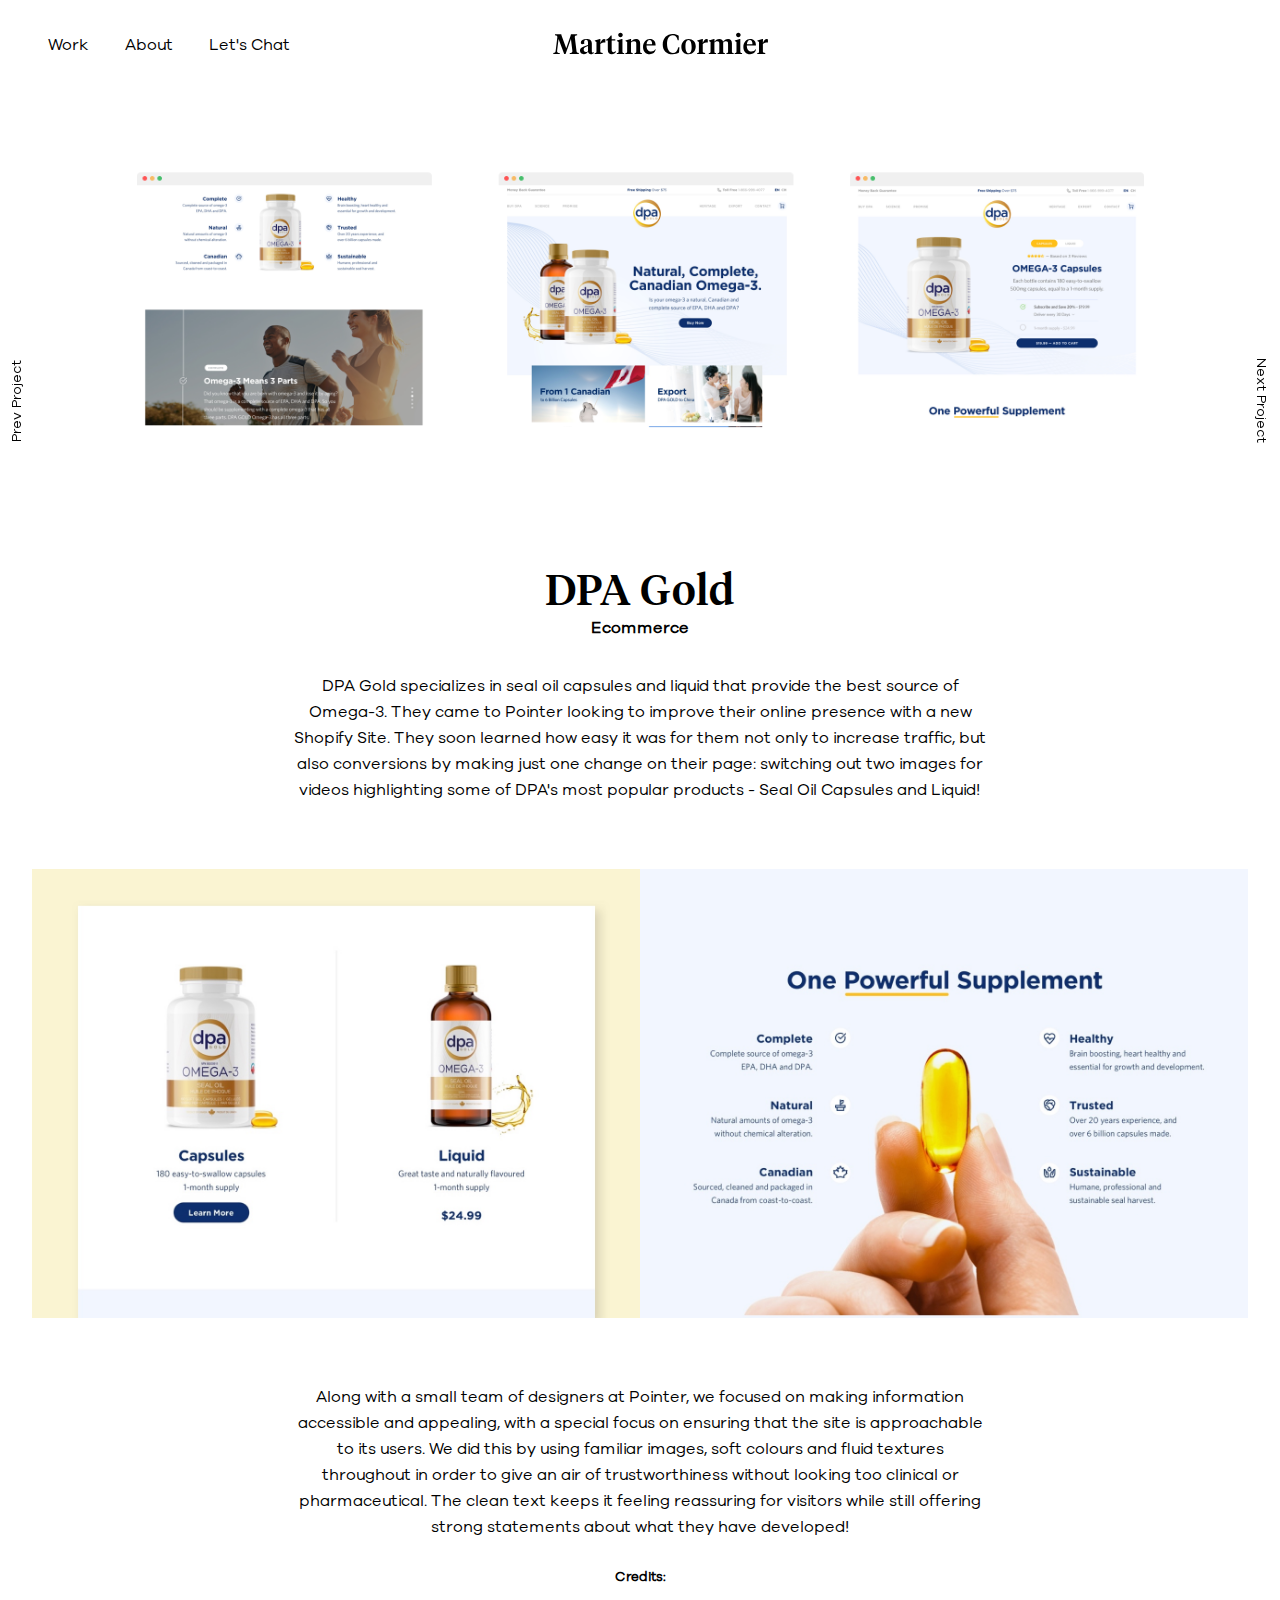
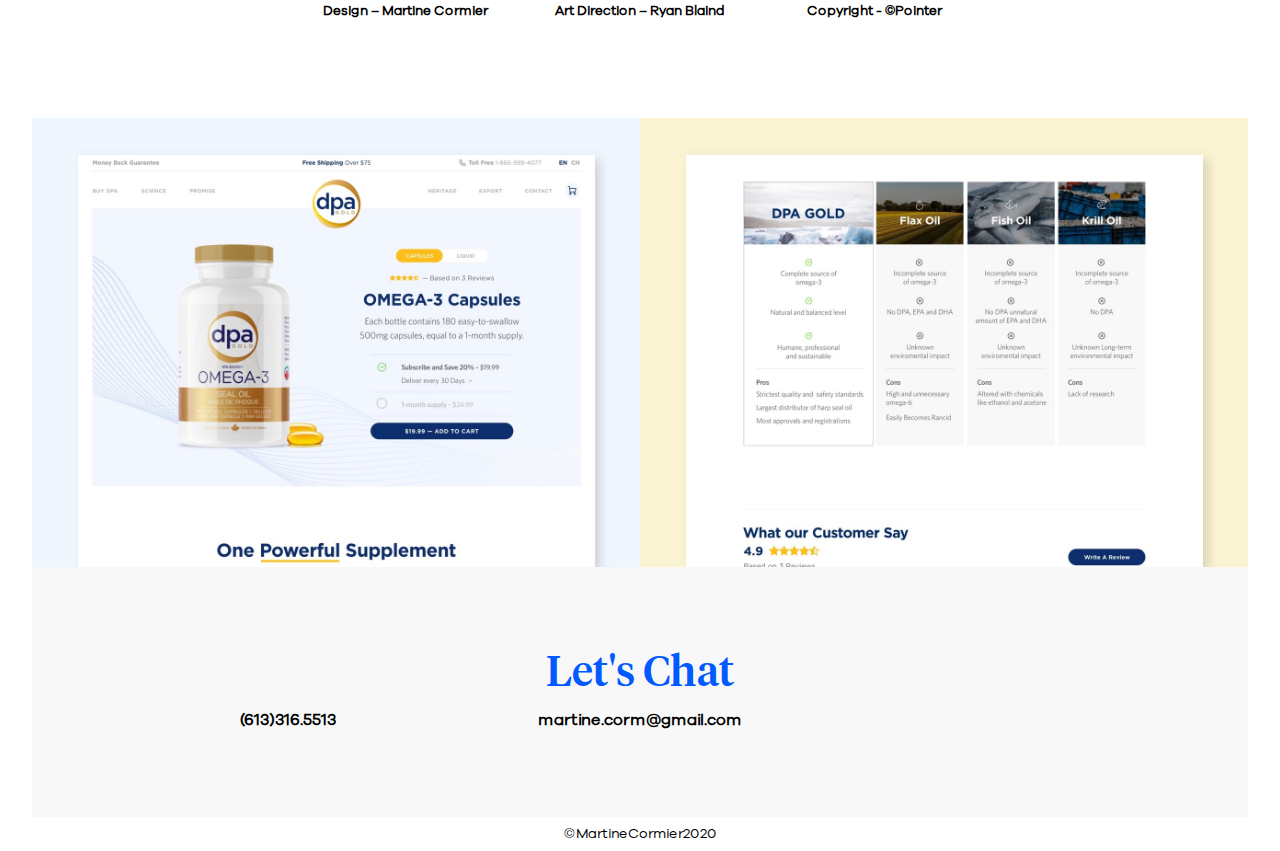
<file: dpa.html>
<!DOCTYPE html>
<html lang="en-ca">
<head>
	<meta charset="utf-8">
	<meta name="mobileoptimized" content="240">
	<meta name="handheldfriendly" content="true">
	<meta name="viewport" content="width=device-width,initial-scale=1">
    <title>Martine Cormier · creative thinker Graphic Designer · Ottawa, Canada</title>
    <link href="css/grid.css" rel="stylesheet">
    <link href="css/typography.css" rel="stylesheet">
    <link href="css/main.css" rel="stylesheet">
	<link rel="stylesheet" href="https://use.fontawesome.com/releases/v5.2.0/css/all.css" integrity="sha384-hWVjflwFxL6sNzntih27bfxkr27PmbbK/iSvJ+a4+0owXq79v+lsFkW54bOGbiDQ" crossorigin="anonymous">
</head>
<header>
		<nav>
			<div class="mobile-nav">
				<div class="branding nav">
					<a href="https://martinecormier.ca/nokia">	
					<img class="logo" src="img/branding.svg" alt="Martine Cormier Branding">
					</a>
				</div>	
				<ul class="nav social">
					<li><a href="https://www.linkedin.com/in/martine-cormier-33259264/" target="_blank">
						<span style="color: #000000">
  							<i class="fab fa-linkedin-in"></i>
						</span>
					</a></li>
					<li><a href="https://vimeo.com/martinecormier" target="_blank">
						<span>
  							<i class="fab fa-vimeo-v"></i>
						</span>
					</a></li>
					<li><a href="https://dribbble.com/martinecormier" target="_blank">
						<span>
  							<i class="fab fa-dribbble"></i>
						</span>
					</a></li>
				</ul>
				<div class="mobile">
					<input type="checkbox" class="nav-check" id="nav-check">
					<label class="nav-label" for="nav-check">
						<img src="img/nav.svg" alt="open mobile">
					</label>
					<ul class="links-mobile">
						<li><a href="https://martinecormier.ca/nokia#work">Work</a></li>
						<li><a href="https://martinecormier.ca/nokia#about">About</a></li>
						<li><a href="https://martinecormier.ca/nokia#chat">Let's Chat</a></li>
					</ul>
				</div>
				<div class="desktop">
					<ul class="links">
						<li><a href="https://martinecormier.ca/nokia#work">Work</a></li>
						<li><a href="https://martinecormier.ca/nokia#about">About</a></li>
						<li><a href="https://martinecormier.ca/nokia#chat">Let's Chat</a></li>
					</ul>
				</div>	
			</div>
				
		</nav>
</header>
<div class="project-nav" id="prev">
		<h4 class="menu menu--adsila">
				<a class="menu__item" href="tea-expert.html">
					<span class="menu__item-name">Prev Project</span>
				</a>
		</h4>
</div>
<div class="project-nav" id="next">
	<h4 class="menu menu--adsila">
			<a class="menu__item" href="ohs.html">
				<span class="menu__item-name">Next Project</span>
			</a>
	</h4>
</div>
<section class="intro-img">
	<img class="flex-img-85" src="img/project-dpa.png">
</section>   
<section class="padding">
	<div class="center project-text-items">
		<div class="title-pages">
            <h1>DPA Gold</h1>
		    <h3>Ecommerce</h3>
        </div>    
		<p>DPA Gold specializes in seal oil capsules and liquid that provide the best source of Omega-3. They came to Pointer looking to improve their online presence with a new Shopify Site. They soon learned how easy it was for them not only to increase traffic, but also conversions by making just one change on their page: switching out two images for videos highlighting some of DPA's most popular products - Seal Oil Capsules and Liquid!</p>
	</div>	
	<div class="grid project-items">
		<div class="unit unit-s-1 unit-m-1-2">
			<img class="flex-img" src="img/dpa-1.jpg">
		</div>
		<div class="unit unit-s-1 unit-m-1-2">
			<img class="flex-img" src="img/dpa-2.jpg">
		</div>
	</div>	
	<div class="center project-text-items">
		<p>Along with a small team of designers at Pointer, we focused on making information accessible and appealing, with a special focus on ensuring that the site is approachable to its users. We did this by using familiar images, soft colours and fluid textures throughout in order to give an air of trustworthiness without looking too clinical or pharmaceutical. The clean text keeps it feeling reassuring for visitors while still offering strong statements about what they have developed!</p>
		<div class="credits">
			<h5>Credits: </h5>
			<div class="grid">
				<h5 class="unit unit-s-1 unit-l-1-3"> Design – Martine Cormier</h5>
				<h5 class="unit unit-s-1 unit-l-1-3">Art Direction – Ryan Blaind</h5>
				<h5 class="unit unit-s-1 unit-l-1-3">Copyright - ©Pointer</h5>
			</div>
		</div>
	</div>
	<div class="grid project-items">
		<div class="unit unit-s-1 unit-m-1-2">
			<img class="flex-img" src="img/dpa-3.jpg">
		</div>
		<div class="unit unit-s-1 unit-m-1-2">
			<img class="flex-img" src="img/dpa-4.jpg">
		</div>
	</div>	

</section>
<footer id="chat">
		<div class="chat chat-project">
			<h2 style="font-size:42px;">Let's Chat</h2>
			<div class="grid">
				<div class="unit unit-xs-1 unit-s-1 unit-l-1-3 ">
					<h3 class="center"><a href="tel:613-316-5513">(613)316.5513</a></h3>
				</div>
				<div class="unit unit-xs-1 unit-s-1 unit-l-1-3">
					<h3 class="center"><a href="mailto:martine.corm@gmail.com">martine.corm@gmail.com</a></h3>
				</div>
				<div class="unit unit-xs-1 unit-s-1 unit-l-1-3 center">
				<ul class="social-footer grid">
					<li class="unit unit-s-1-3 unit-m-1-3 unit-l-1-3"><a href="https://www.linkedin.com/in/martine-cormier-33259264/" target="_blank">
						<span style="color: #000000">
  							<i class="fab fa-linkedin-in"></i>
						</span>
					</a></li>
					<li class="unit unit-s-1-3 unit-m-1-3 unit-l-1-3"><a href="https://vimeo.com/martinecormier" target="_blank">
						<span style="color:  #000000">
  							<i class="fab fa-vimeo-v"></i>
						</span>
					</a></li>
					<li class="unit unit-s-1-3 unit-m-1-3 unit-l-1-3"><a href="https://dribbble.com/martinecormier" target="_blank">
						<span style="color:  #000000;">
  							<i class="fab fa-dribbble"></i>
						</span>
					</a></li>
				</ul>
			</div>
			</div>
		</div>
		<h4>©MartineCormier2020</h4>
	</footer>
</file>
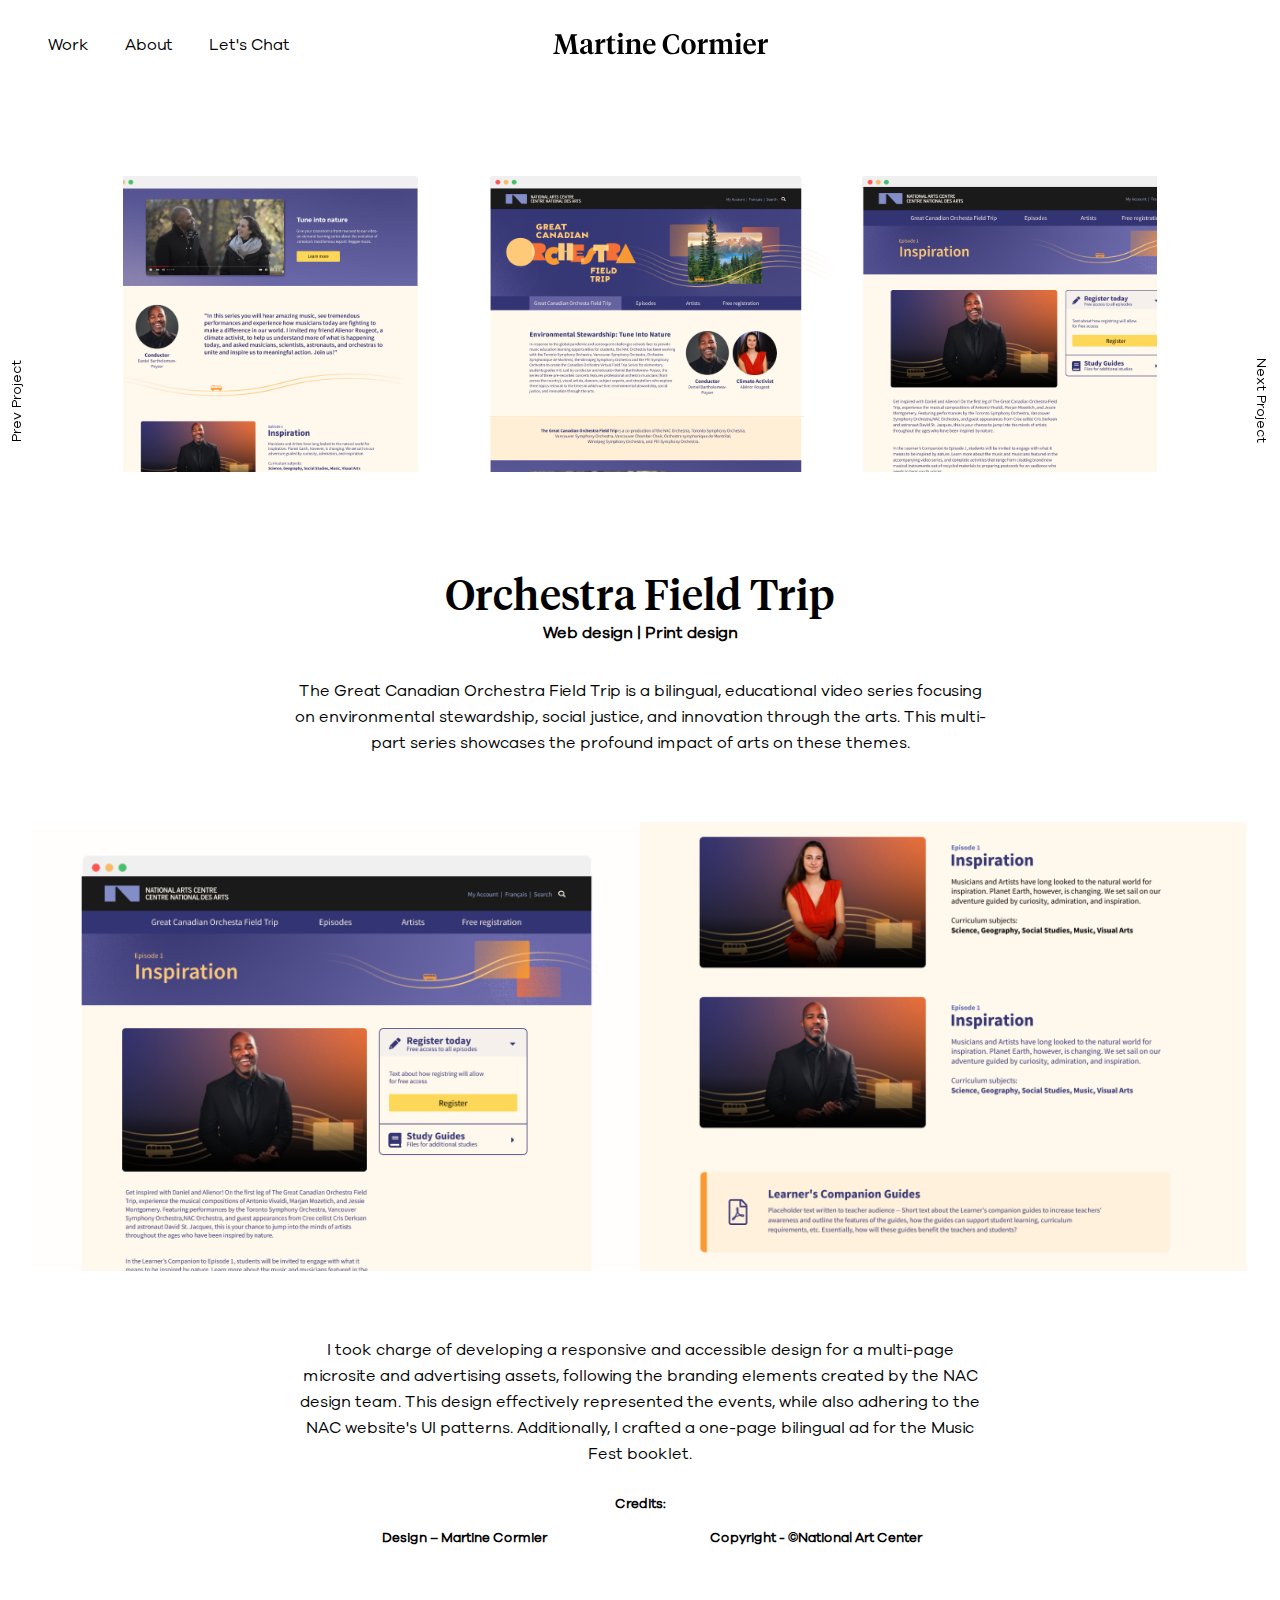
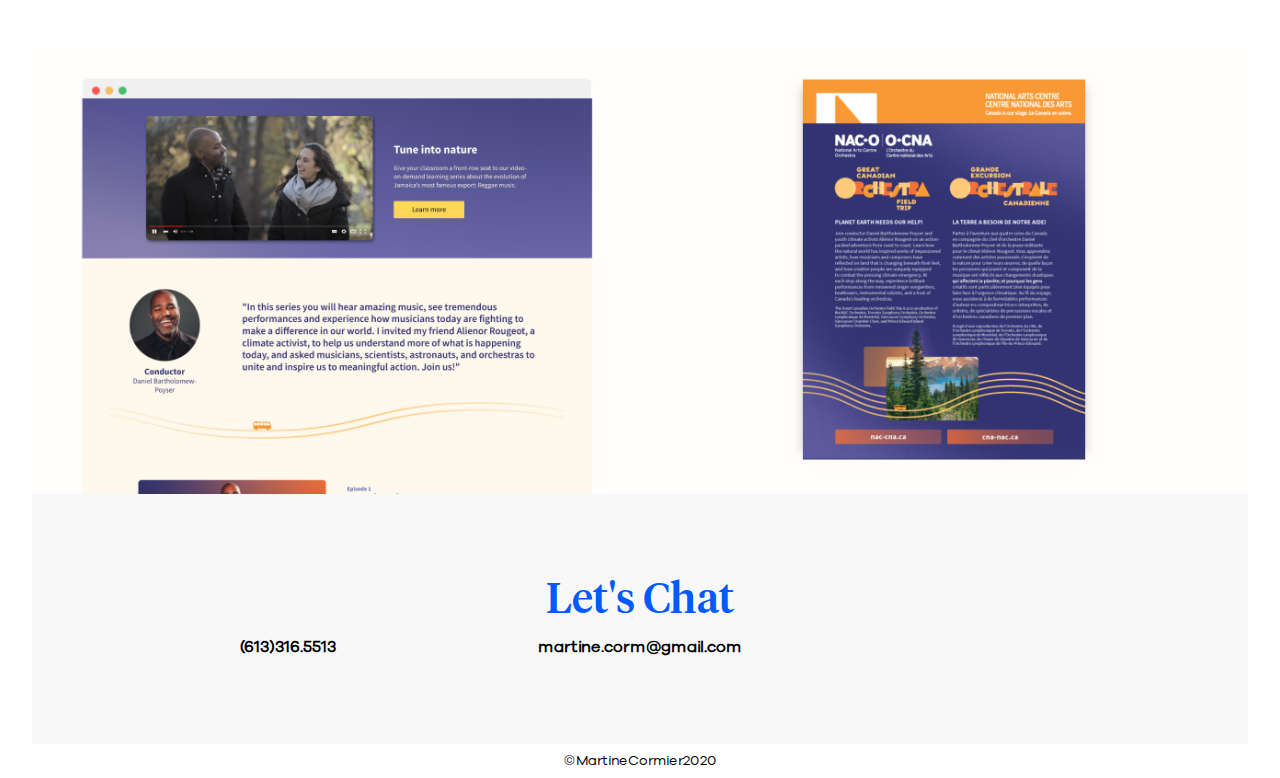
<file: field-trip.html>
<!DOCTYPE html>
<html lang="en-ca">
<head>
	<meta charset="utf-8">
	<meta name="mobileoptimized" content="240">
	<meta name="handheldfriendly" content="true">
	<meta name="viewport" content="width=device-width,initial-scale=1">
    <title>Martine Cormier · creative thinker Graphic Designer · Ottawa, Canada</title>
    <link href="css/grid.css" rel="stylesheet">
    <link href="css/typography.css" rel="stylesheet">
    <link href="css/main.css" rel="stylesheet">
	<link rel="stylesheet" href="https://use.fontawesome.com/releases/v5.2.0/css/all.css" integrity="sha384-hWVjflwFxL6sNzntih27bfxkr27PmbbK/iSvJ+a4+0owXq79v+lsFkW54bOGbiDQ" crossorigin="anonymous">
</head>
<header>
		<nav>
			<div class="mobile-nav">
				<div class="branding nav">
					<a href="https://martinecormier.ca/nokia">	
					<img class="logo" src="img/branding.svg" alt="Martine Cormier Branding">
					</a>
				</div>	
				<ul class="nav social">
					<li><a href="https://www.linkedin.com/in/martine-cormier-33259264/" target="_blank">
						<span style="color: #000000">
  							<i class="fab fa-linkedin-in"></i>
						</span>
					</a></li>
					<li><a href="https://vimeo.com/martinecormier" target="_blank">
						<span>
  							<i class="fab fa-vimeo-v"></i>
						</span>
					</a></li>
					<li><a href="https://dribbble.com/martinecormier" target="_blank">
						<span>
  							<i class="fab fa-dribbble"></i>
						</span>
					</a></li>
				</ul>
				<div class="mobile">
					<input type="checkbox" class="nav-check" id="nav-check">
					<label class="nav-label" for="nav-check">
						<img src="img/nav.svg" alt="open mobile">
					</label>
					<ul class="links-mobile">
						<li><a href="https://martinecormier.ca/nokia#work">Work</a></li>
						<li><a href="https://martinecormier.ca/nokia#about">About</a></li>
						<li><a href="https://martinecormier.ca/nokia#chat">Let's Chat</a></li>
					</ul>
				</div>
				<div class="desktop">
					<ul class="links">
						<li><a href="https://martinecormier.ca/nokia#work">Work</a></li>
						<li><a href="https://martinecormier.ca/nokia#about">About</a></li>
						<li><a href="https://martinecormier.ca/nokias#chat">Let's Chat</a></li>
					</ul>
				</div>	
				
		</nav>
</header>
<div class="project-nav" id="prev">
		<h4 class="menu menu--adsila">
				<a class="menu__item" href="ohs.html">
					<span class="menu__item-name">Prev Project</span>
				</a>
		</h4>
</div>
<div class="project-nav" id="next">
	<h4 class="menu menu--adsila">
			<a class="menu__item" href="mlse.html">
				<span class="menu__item-name">Next Project</span>
			</a>
	</h4>
</div>
<section class="intro-img">
	<img class="flex-img-85" src="img/field-trip.png">
</section>  
<section class="padding">
	<div class="center project-text-items">
		<div class="title-pages">
            <h1>Orchestra Field Trip</h1>
		    <h3>Web design | Print design</h3>
        </div>    
		<p>The Great Canadian Orchestra Field Trip is a bilingual, educational video series focusing on environmental stewardship, social justice, and innovation through the arts. This multi-part series showcases the profound impact of arts on these themes.</p>
	</div>	
	<div class="grid project-items">
		<div class="unit unit-s-1 unit-m-1-2">
			<img class="flex-img" src="img/field-trip-1.png">
		</div>
		<div class="unit unit-s-1 unit-m-1-2">
			<img class="flex-img" src="img/field-trip-2.png">
		</div>
	</div>	
	<div class="center project-text-items">
		<p>I took charge of developing a responsive and accessible design for a multi-page microsite and advertising assets, following the branding elements created by the NAC design team. This design effectively represented the events, while also adhering to the NAC website's UI patterns. Additionally, I crafted a one-page bilingual ad for the Music Fest booklet.</p>
		<div class="credits">
			<h5>Credits: </h5>
			<div class="grid">
				<h5 class="unit unit-s-1 unit-l-1-2"> Design – Martine Cormier</h5>
				<h5 class="unit unit-s-1 unit-l-1-2">Copyright - ©National Art Center</h5>
			</div>
		</div>
	</div>
	<div class="grid project-items">
		<div class="unit unit-s-1 unit-m-1-2">
			<img class="flex-img" src="img/field-trip-3.png">
		</div>
		<div class="unit unit-s-1 unit-m-1-2">
			<img class="flex-img" src="img/field-trip-4.png">
		</div>
	</div>	
</section>
<footer id="chat">
		<div class="chat chat-project">
			<h2 style="font-size:42px;">Let's Chat</h2>
			<div class="grid">
				<div class="unit unit-xs-1 unit-s-1 unit-l-1-3 ">
					<h3 class="center"><a href="tel:613-316-5513">(613)316.5513</a></h3>
				</div>
				<div class="unit unit-xs-1 unit-s-1 unit-l-1-3">
					<h3 class="center"><a href="mailto:martine.corm@gmail.com">martine.corm@gmail.com</a></h3>
				</div>
				<div class="unit unit-xs-1 unit-s-1 unit-l-1-3 center">
				<ul class="social-footer grid">
					<li class="unit unit-s-1-3 unit-m-1-3 unit-l-1-3"><a href="https://www.linkedin.com/in/martine-cormier-33259264/" target="_blank">
						<span style="color: #000000">
  							<i class="fab fa-linkedin-in"></i>
						</span>
					</a></li>
					<li class="unit unit-s-1-3 unit-m-1-3 unit-l-1-3"><a href="https://vimeo.com/martinecormier" target="_blank">
						<span style="color:  #000000">
  							<i class="fab fa-vimeo-v"></i>
						</span>
					</a></li>
					<li class="unit unit-s-1-3 unit-m-1-3 unit-l-1-3"><a href="https://dribbble.com/martinecormier" target="_blank">
						<span style="color:  #000000;">
  							<i class="fab fa-dribbble"></i>
						</span>
					</a></li>
				</ul>
			</div>
			</div>
		</div>
		<h4>©MartineCormier2020</h4>
	</footer>
</file>
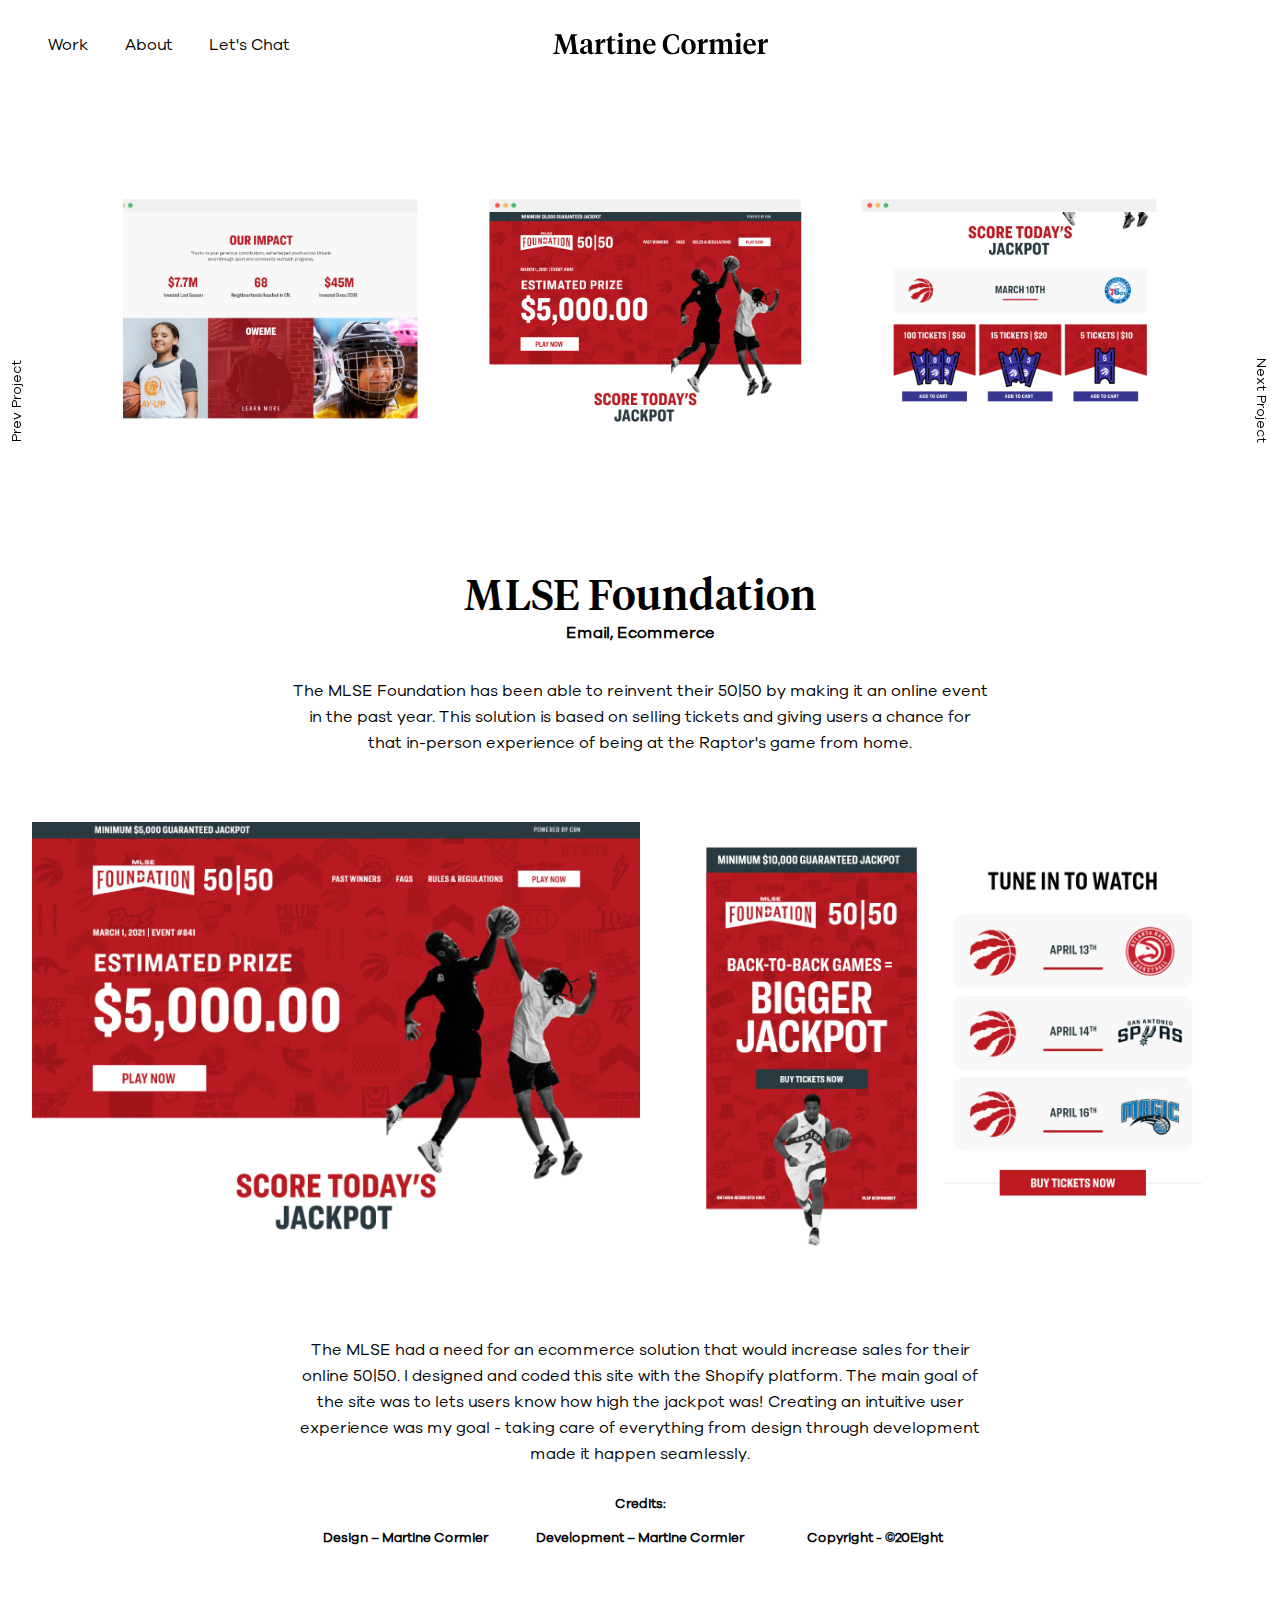
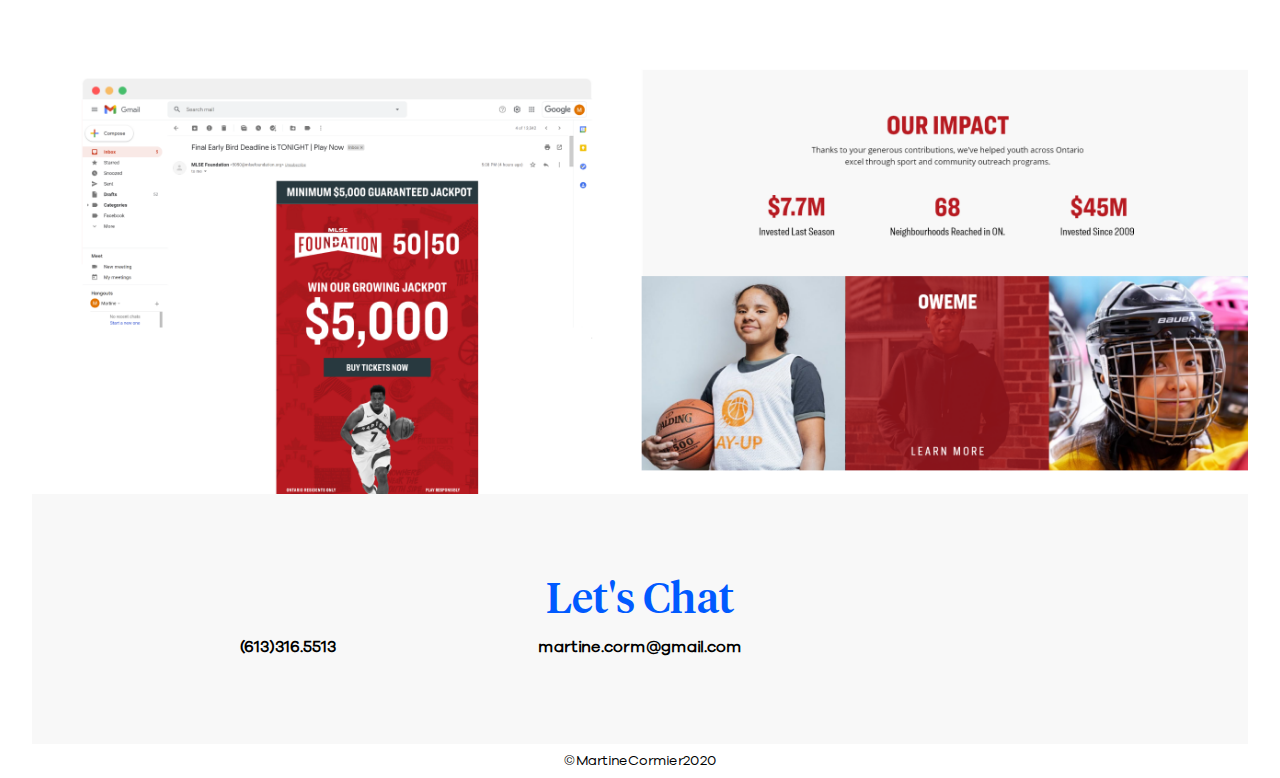
<file: mlse.html>
<!DOCTYPE html>
<html lang="en-ca">
<head>
	<meta charset="utf-8">
	<meta name="mobileoptimized" content="240">
	<meta name="handheldfriendly" content="true">
	<meta name="viewport" content="width=device-width,initial-scale=1">
    <title>Martine Cormier · creative thinker Graphic Designer · Ottawa, Canada</title>
    <link href="css/grid.css" rel="stylesheet">
    <link href="css/typography.css" rel="stylesheet">
    <link href="css/main.css" rel="stylesheet">
	<link rel="stylesheet" href="https://use.fontawesome.com/releases/v5.2.0/css/all.css" integrity="sha384-hWVjflwFxL6sNzntih27bfxkr27PmbbK/iSvJ+a4+0owXq79v+lsFkW54bOGbiDQ" crossorigin="anonymous">
</head>
<header>
		<nav>
			<div class="mobile-nav">
				<div class="branding nav">
					<a href="https://martinecormier.ca/nokia">	
					<img class="logo" src="img/branding.svg" alt="Martine Cormier Branding">
					</a>
				</div>	
				<ul class="nav social">
					<li><a href="https://www.linkedin.com/in/martine-cormier-33259264/" target="_blank">
						<span style="color: #000000">
  							<i class="fab fa-linkedin-in"></i>
						</span>
					</a></li>
					<li><a href="https://vimeo.com/martinecormier" target="_blank">
						<span>
  							<i class="fab fa-vimeo-v"></i>
						</span>
					</a></li>
					<li><a href="https://dribbble.com/martinecormier" target="_blank">
						<span>
  							<i class="fab fa-dribbble"></i>
						</span>
					</a></li>
				</ul>
				<div class="mobile">
					<input type="checkbox" class="nav-check" id="nav-check">
					<label class="nav-label" for="nav-check">
						<img src="img/nav.svg" alt="open mobile">
					</label>
					<ul class="links-mobile">
						<li><a href="https://martinecormier.ca/nokia#work">Work</a></li>
						<li><a href="https://martinecormier.ca/nokia#about">About</a></li>
						<li><a href="https://martinecormier.ca/nokia#chat">Let's Chat</a></li>
					</ul>
				</div>
				<div class="desktop">
					<ul class="links">
						<li><a href="https://martinecormier.ca/nokia#work">Work</a></li>
						<li><a href="https://martinecormier.ca/nokia#about">About</a></li>
						<li><a href="https://martinecormier.ca/nokia#chat">Let's Chat</a></li>
					</ul>
				</div>	
			</div>
				
		</nav>
</header>
<div class="project-nav" id="prev">
		<h4 class="menu menu--adsila">
				<a class="menu__item" href="field-trip.html">
					<span class="menu__item-name">Prev Project</span>
				</a>
		</h4>
</div>
<div class="project-nav" id="next">
	<h4 class="menu menu--adsila">
			<a class="menu__item" href="zones.html">
				<span class="menu__item-name">Next Project</span>
			</a>
	</h4>
</div>
<section class="intro-img">
	<img class="flex-img-85" src="img/mlse.png">
</section>  
<section class="padding">
	<div class="center project-text-items">
		<div class="title-pages">
            <h1>MLSE Foundation</h1>
		    <h3>Email, Ecommerce</h3>
        </div>    
		<p>The MLSE Foundation has been able to reinvent their 50|50 by making it an online event in the past year. This solution is based on selling tickets and giving users a chance for that in-person experience of being at the Raptor's game from home.</p>
	</div>	
	<div class="grid project-items">
		<div class="unit unit-s-1 unit-m-1-2">
			<img class="flex-img" src="img/mlse-1.png">
		</div>
		<div class="unit unit-s-1 unit-m-1-2">
			<img class="flex-img" src="img/mlse-2.png">
		</div>
	</div>	
	<div class="center project-text-items">
		<p>The MLSE had a need for an ecommerce solution that would increase sales for their online 50|50. I designed and coded this site with the Shopify platform. The main goal of the site was to lets users know how high the jackpot was! Creating an intuitive user experience was my goal - taking care of everything from design through development made it happen seamlessly.</p>
		<div class="credits">
			<h5>Credits: </h5>
			<div class="grid">
				<h5 class="unit unit-s-1 unit-l-1-3">Design – Martine Cormier</h5>
				<h5 class="unit unit-s-1 unit-l-1-3">Development – Martine Cormier</h5>
				<h5 class="unit unit-s-1 unit-l-1-3">Copyright - ©20Eight</h5>
			</div>
		</div>
	</div>
	<div class="grid project-items">
		<div class="unit unit-s-1 unit-m-1-2">
			<img class="flex-img" src="img/mlse-3.png">
		</div>
		<div class="unit unit-s-1 unit-m-1-2">
			<img class="flex-img" src="img/mlse-4.png">
		</div>
	</div>	

</section>
<footer id="chat">
		<div class="chat chat-project">
			<h2 style="font-size:42px;">Let's Chat</h2>
			<div class="grid">
				<div class="unit unit-xs-1 unit-s-1 unit-l-1-3 ">
					<h3 class="center"><a href="tel:613-316-5513">(613)316.5513</a></h3>
				</div>
				<div class="unit unit-xs-1 unit-s-1 unit-l-1-3">
					<h3 class="center"><a href="mailto:martine.corm@gmail.com">martine.corm@gmail.com</a></h3>
				</div>
				<div class="unit unit-xs-1 unit-s-1 unit-l-1-3 center">
				<ul class="social-footer grid">
					<li class="unit unit-s-1-3 unit-m-1-3 unit-l-1-3"><a href="https://www.linkedin.com/in/martine-cormier-33259264/" target="_blank">
						<span style="color: #000000">
  							<i class="fab fa-linkedin-in"></i>
						</span>
					</a></li>
					<li class="unit unit-s-1-3 unit-m-1-3 unit-l-1-3"><a href="https://vimeo.com/martinecormier" target="_blank">
						<span style="color:  #000000">
  							<i class="fab fa-vimeo-v"></i>
						</span>
					</a></li>
					<li class="unit unit-s-1-3 unit-m-1-3 unit-l-1-3"><a href="https://dribbble.com/martinecormier" target="_blank">
						<span style="color:  #000000;">
  							<i class="fab fa-dribbble"></i>
						</span>
					</a></li>
				</ul>
			</div>
			</div>
		</div>
		<h4>©MartineCormier2020</h4>
	</footer>
</file>
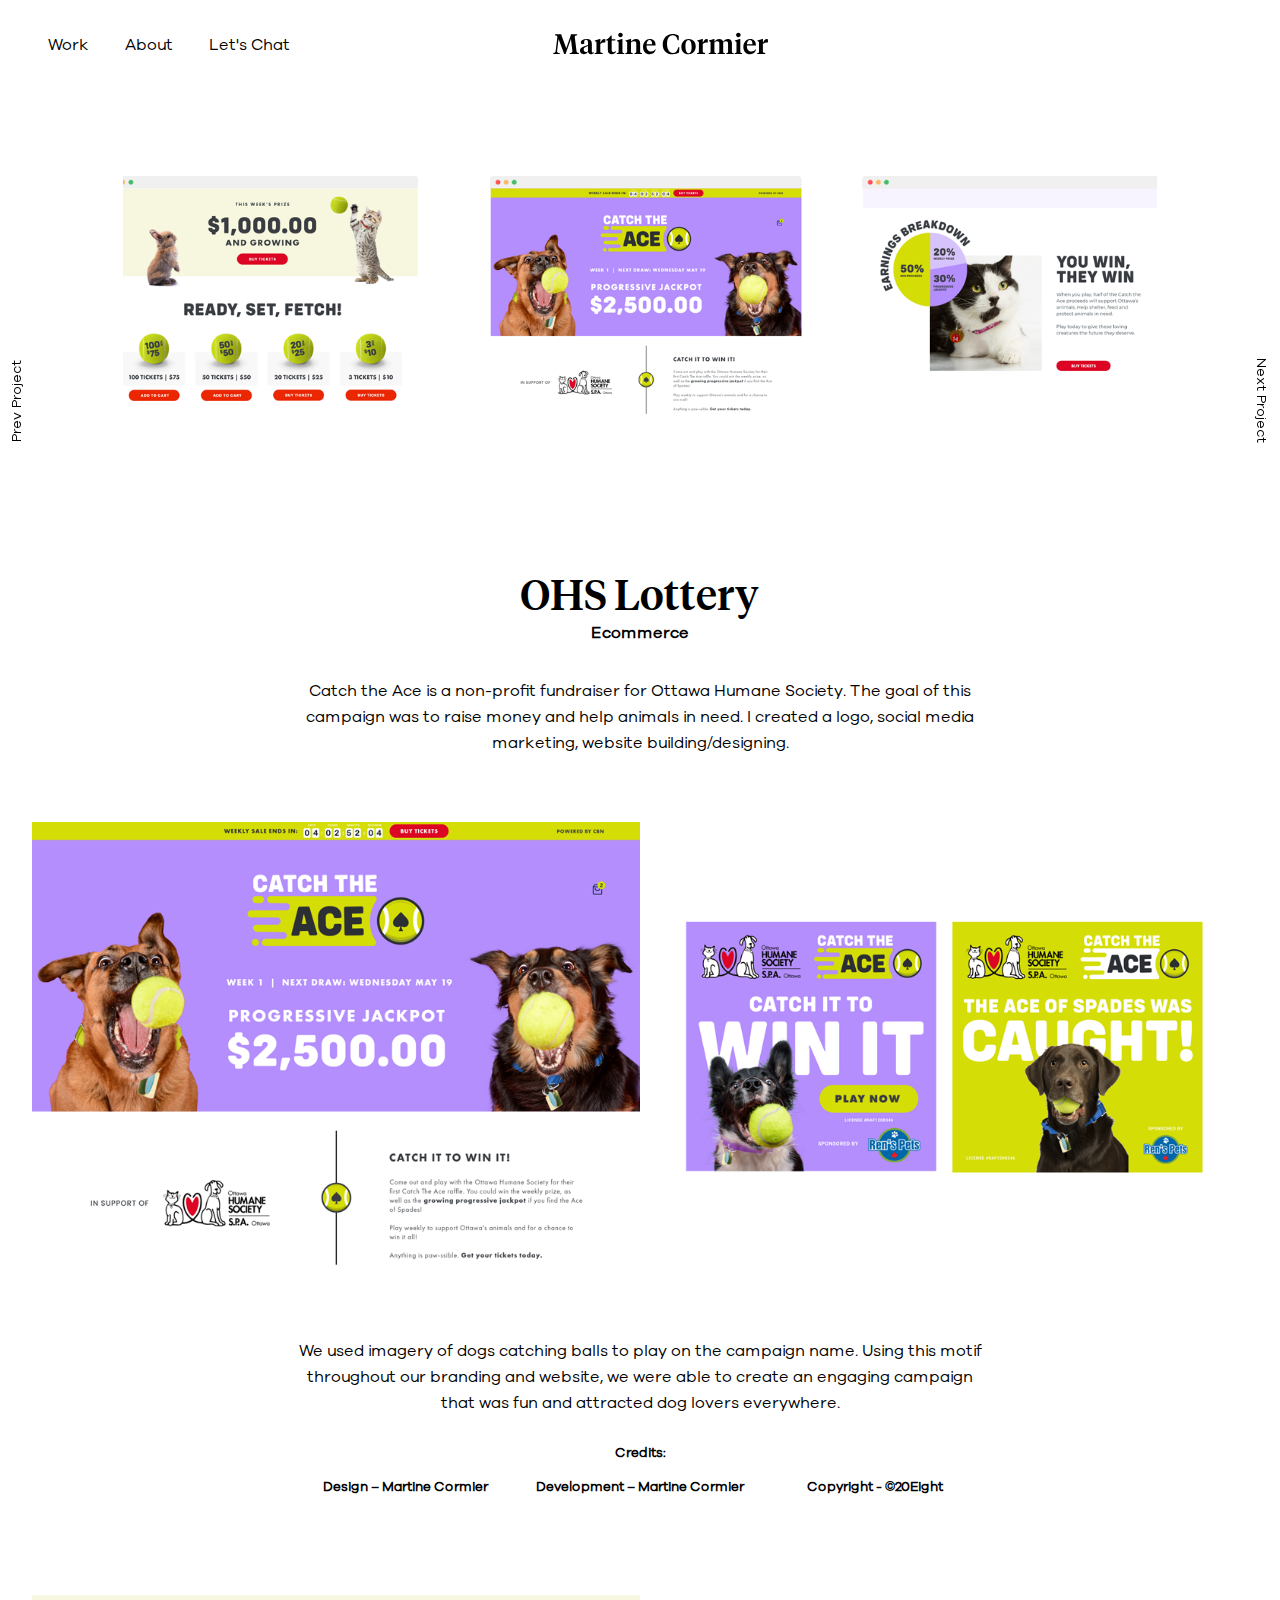
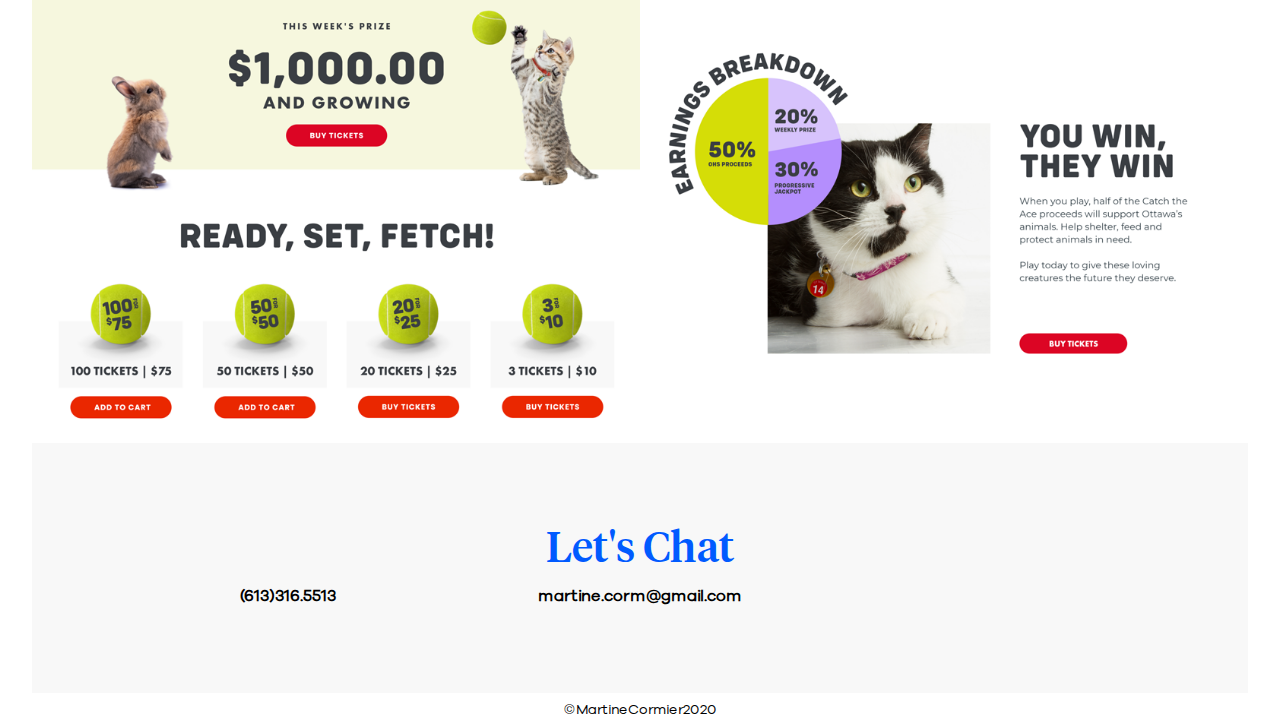
<file: ohs.html>
<!DOCTYPE html>
<html lang="en-ca">
<head>
	<meta charset="utf-8">
	<meta name="mobileoptimized" content="240">
	<meta name="handheldfriendly" content="true">
	<meta name="viewport" content="width=device-width,initial-scale=1">
    <title>Martine Cormier · creative thinker Graphic Designer · Ottawa, Canada</title>
    <link href="css/grid.css" rel="stylesheet">
    <link href="css/typography.css" rel="stylesheet">
    <link href="css/main.css" rel="stylesheet">
	<link rel="stylesheet" href="https://use.fontawesome.com/releases/v5.2.0/css/all.css" integrity="sha384-hWVjflwFxL6sNzntih27bfxkr27PmbbK/iSvJ+a4+0owXq79v+lsFkW54bOGbiDQ" crossorigin="anonymous">
</head>
<header>
		<nav>
			<div class="mobile-nav">
				<div class="branding nav">
					<a href="https://martinecormier.ca/nokia">
					<img class="logo" src="img/branding.svg" alt="Martine Cormier Branding">
					</a>
				</div>	
				<ul class="nav social">
					<li><a href="https://www.linkedin.com/in/martine-cormier-33259264/" target="_blank">
						<span style="color: #000000">
  							<i class="fab fa-linkedin-in"></i>
						</span>
					</a></li>
					<li><a href="https://vimeo.com/martinecormier" target="_blank">
						<span>
  							<i class="fab fa-vimeo-v"></i>
						</span>
					</a></li>
					<li><a href="https://dribbble.com/martinecormier" target="_blank">
						<span>
  							<i class="fab fa-dribbble"></i>
						</span>
					</a></li>
				</ul>
				<div class="mobile">
					<input type="checkbox" class="nav-check" id="nav-check">
					<label class="nav-label" for="nav-check">
						<img src="img/nav.svg" alt="open mobile">
					</label>
					<ul class="links-mobile">
						<li><a href="https://martinecormier.ca/nokia#work">Work</a></li>
						<li><a href="https://martinecormier.ca/nokia#about">About</a></li>
						<li><a href="https://martinecormier.ca/nokia#chat">Let's Chat</a></li>
					</ul>
				</div>
				<div class="desktop">
					<ul class="links">
						<li><a href="https://martinecormier.ca/nokia#work">Work</a></li>
						<li><a href="https://martinecormier.ca/nokia#about">About</a></li>
						<li><a href="https://martinecormier.ca/nokia#chat">Let's Chat</a></li>
					</ul>
				</div>	
			</div>
				
		</nav>
</header>
<div class="project-nav" id="prev">
		<h4 class="menu menu--adsila">
				<a class="menu__item" href="dpa.html">
					<span class="menu__item-name">Prev Project</span>
				</a>
		</h4>
</div>
<div class="project-nav" id="next">
	<h4 class="menu menu--adsila">
			<a class="menu__item" href="field-trip.html">
				<span class="menu__item-name">Next Project</span>
			</a>
	</h4>
</div>
<section class="intro-img">
	<img class="flex-img-85" src="img/ohs.png">
</section>   
<section class="padding">
	<div class="center project-text-items">
		<div class="title-pages">
            <h1>OHS Lottery</h1>
		    <h3>Ecommerce</h3>
        </div>    
		<p>Catch the Ace is a non-profit fundraiser for Ottawa Humane Society. The goal of this campaign was to raise money and help animals in need. I created a logo, social media marketing, website building/designing.</p>
	</div>	
	<div class="grid project-items">
		<div class="unit unit-s-1 unit-m-1-2">
			<img class="flex-img" src="img/ohs-1.png">
		</div>
		<div class="unit unit-s-1 unit-m-1-2">
			<img class="flex-img" src="img/ohs-2.png">
		</div>
	</div>	
	<div class="center project-text-items">
		<p>We used imagery of dogs catching balls to play on the campaign name. Using this motif throughout our branding and website, we were able to create an engaging campaign that was fun and attracted dog lovers everywhere.</p>
		<div class="credits">
			<h5>Credits: </h5>
			<div class="grid">
				<h5 class="unit unit-s-1 unit-l-1-3"> Design – Martine Cormier</h5>
				<h5 class="unit unit-s-1 unit-l-1-3"> Development – Martine Cormier</h5>
				<h5 class="unit unit-s-1 unit-l-1-3">Copyright - ©20Eight</h5>
			</div>
		</div>
	</div>
	<div class="grid project-items">
		<div class="unit unit-s-1 unit-m-1-2">
			<img class="flex-img" src="img/ohs-3.png">
		</div>
		<div class="unit unit-s-1 unit-m-1-2">
			<img class="flex-img" src="img/ohs-4.png">
		</div>
	</div>	

</section>
<footer id="chat">
		<div class="chat chat-project">
			<h2 style="font-size:42px;">Let's Chat</h2>
			<div class="grid">
				<div class="unit unit-xs-1 unit-s-1 unit-l-1-3 ">
					<h3 class="center"><a href="tel:613-316-5513">(613)316.5513</a></h3>
				</div>
				<div class="unit unit-xs-1 unit-s-1 unit-l-1-3">
					<h3 class="center"><a href="mailto:martine.corm@gmail.com">martine.corm@gmail.com</a></h3>
				</div>
				<div class="unit unit-xs-1 unit-s-1 unit-l-1-3 center">
				<ul class="social-footer grid">
					<li class="unit unit-s-1-3 unit-m-1-3 unit-l-1-3"><a href="https://www.linkedin.com/in/martine-cormier-33259264/" target="_blank">
						<span style="color: #000000">
  							<i class="fab fa-linkedin-in"></i>
						</span>
					</a></li>
					<li class="unit unit-s-1-3 unit-m-1-3 unit-l-1-3"><a href="https://vimeo.com/martinecormier" target="_blank">
						<span style="color:  #000000">
  							<i class="fab fa-vimeo-v"></i>
						</span>
					</a></li>
					<li class="unit unit-s-1-3 unit-m-1-3 unit-l-1-3"><a href="https://dribbble.com/martinecormier" target="_blank">
						<span style="color:  #000000;">
  							<i class="fab fa-dribbble"></i>
						</span>
					</a></li>
				</ul>
			</div>
			</div>
		</div>
		<h4>©MartineCormier2020</h4>
	</footer>
</file>
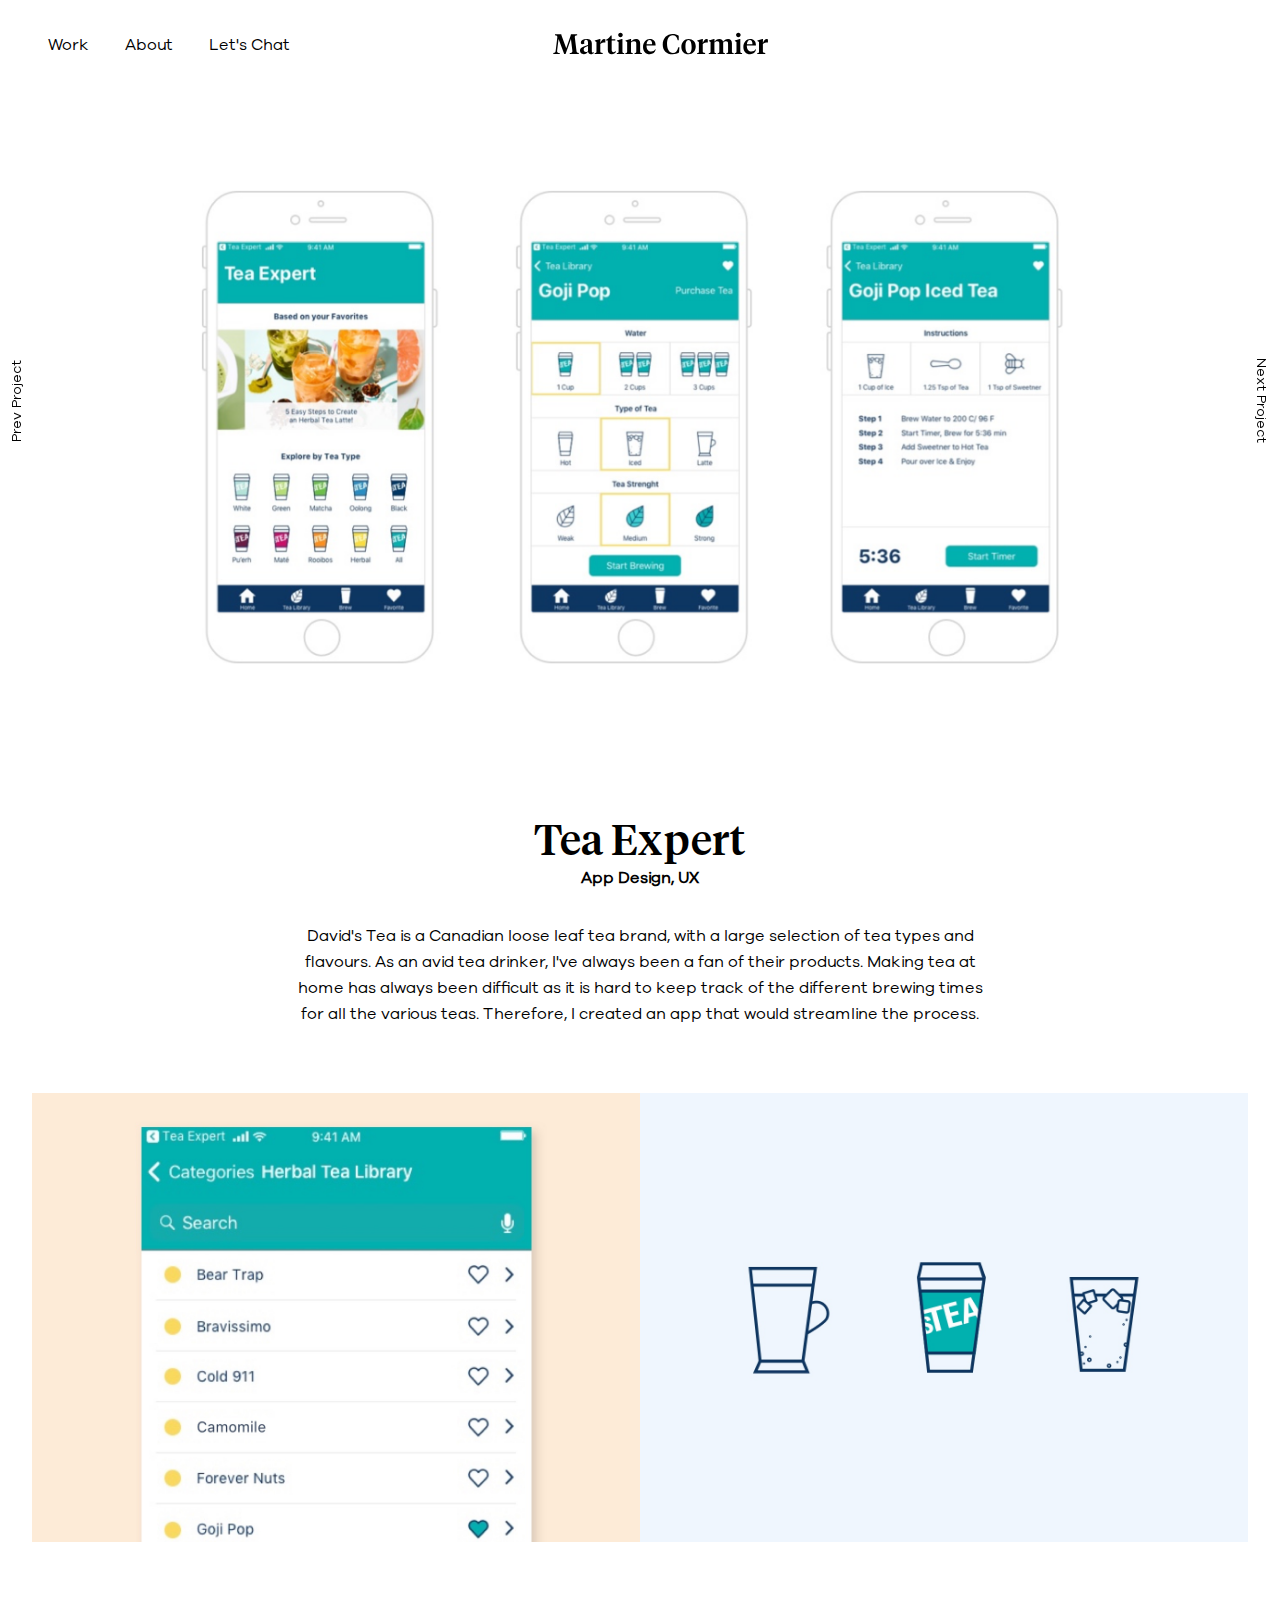
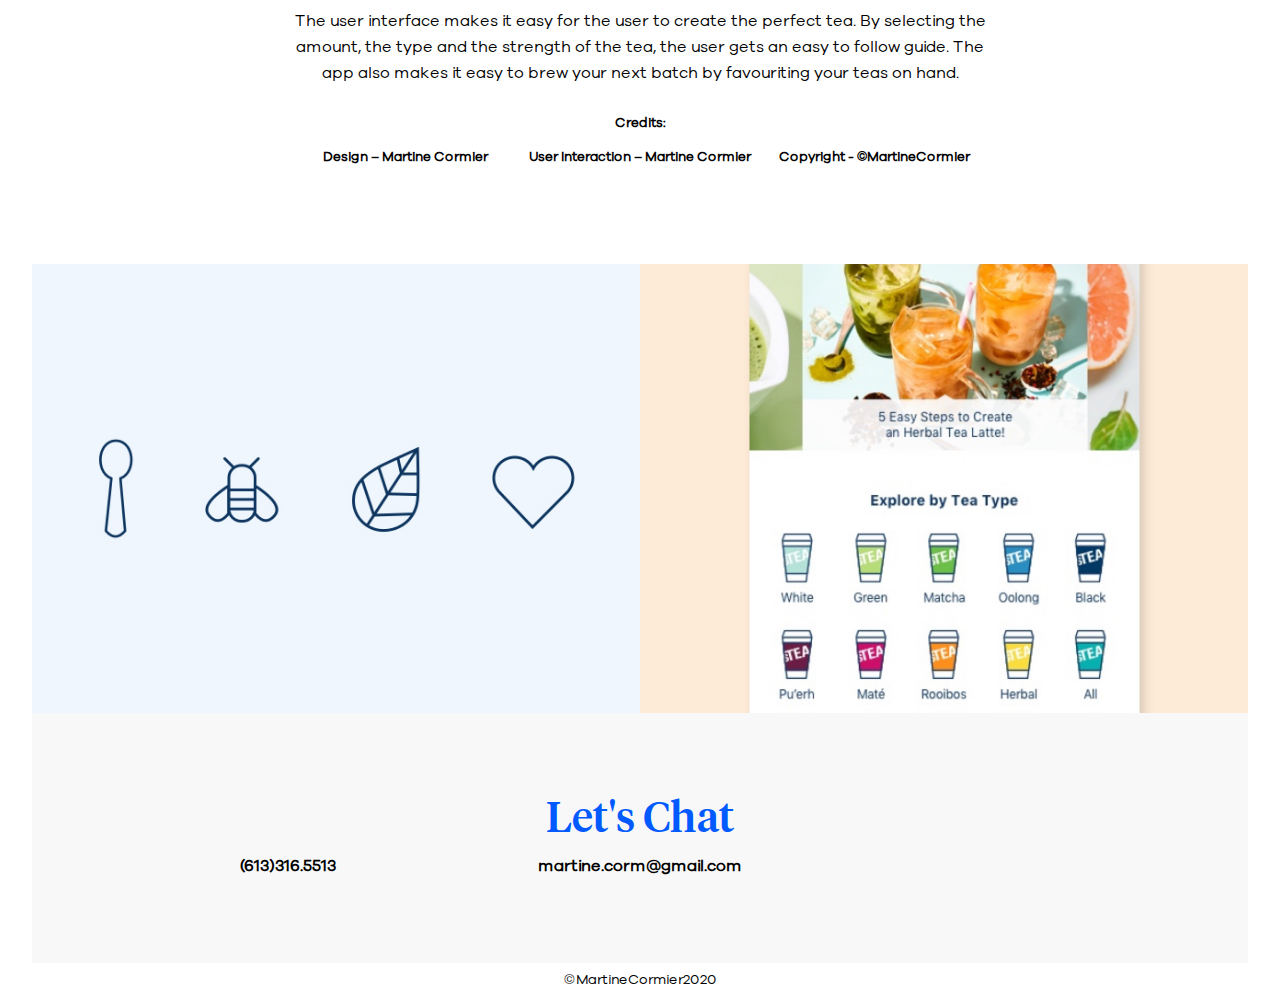
<file: tea-expert.html>
<!DOCTYPE html>
<html lang="en-ca">
<head>
	<meta charset="utf-8">
	<meta name="mobileoptimized" content="240">
	<meta name="handheldfriendly" content="true">
	<meta name="viewport" content="width=device-width,initial-scale=1">
    <title>Martine Cormier · creative thinker Graphic Designer · Ottawa, Canada</title>
    <link href="css/grid.css" rel="stylesheet">
    <link href="css/typography.css" rel="stylesheet">
    <link href="css/main.css" rel="stylesheet">
	<link rel="stylesheet" href="https://use.fontawesome.com/releases/v5.2.0/css/all.css" integrity="sha384-hWVjflwFxL6sNzntih27bfxkr27PmbbK/iSvJ+a4+0owXq79v+lsFkW54bOGbiDQ" crossorigin="anonymous">
</head>
<header>
		<nav>
			<div class="mobile-nav">
				<div class="branding nav">
					<a href="https://martinecormier.ca/nokia">
					<img class="logo" src="img/branding.svg" alt="Martine Cormier Branding">
					</a>
				</div>	
				<ul class="nav social">
					<li><a href="https://www.linkedin.com/in/martine-cormier-33259264/" target="_blank">
						<span style="color: #000000">
  							<i class="fab fa-linkedin-in"></i>
						</span>
					</a></li>
					<li><a href="https://vimeo.com/martinecormier" target="_blank">
						<span>
  							<i class="fab fa-vimeo-v"></i>
						</span>
					</a></li>
					<li><a href="https://dribbble.com/martinecormier" target="_blank">
						<span>
  							<i class="fab fa-dribbble"></i>
						</span>
					</a></li>
				</ul>
				<div class="mobile">
					<input type="checkbox" class="nav-check" id="nav-check">
					<label class="nav-label" for="nav-check">
						<img src="img/nav.svg" alt="open mobile">
					</label>
					<ul class="links-mobile">
						<li><a href="https://martinecormier.ca/nokia#work">Work</a></li>
						<li><a href="https://martinecormier.ca/nokia#about">About</a></li>
						<li><a href="https://martinecormier.ca/nokia#chat">Let's Chat</a></li>
					</ul>
				</div>
				<div class="desktop">
					<ul class="links">
						<li><a href="https://martinecormier.ca/nokia#work">Work</a></li>
						<li><a href="https://martinecormier.ca/nokia#about">About</a></li>
						<li><a href="https://martinecormier.ca/nokia#chat">Let's Chat</a></li>
					</ul>
				</div>		
			</div>
				
		</nav>
</header>
<div class="project-nav" id="prev">
		<h4 class="menu menu--adsila">
				<a class="menu__item" href="zones.html">
					<span class="menu__item-name">Prev Project</span>
				</a>
		</h4>
</div>
<div class="project-nav" id="next">
	<h4 class="menu menu--adsila">
			<a class="menu__item" href="dpa.html">
				<span class="menu__item-name">Next Project</span>
			</a>
	</h4>
</div>
<section class="intro-img">
	<img class="flex-img-85" src="img/tea-expert-desk.png">
</section>   
<section class="padding">
	<div class="center project-text-items">
		<div class="title-pages">
            <h1>Tea Expert</h1>
		    <h3>App Design, UX</h3>
        </div>    
		<p>David's Tea is a Canadian loose leaf tea brand, with a large selection of tea types and flavours. As an avid tea drinker, I've always been a fan of their products. Making tea at home has always been difficult as it is hard to keep track of the different brewing times for all the various teas. Therefore, I created an app that would streamline the process.</p>
	</div>	
	<div class="grid project-items">
		<div class="unit unit-s-1 unit-m-1-2">
			<img class="flex-img" src="img/tea-expert-1.jpg">
		</div>
        <div class="unit unit-s-1 unit-m-1-2">
			<img class="flex-img" src="img/tea-expert-2.jpg">
		</div>
	</div>	
	<div class="center project-text-items">
		<p>The user interface makes it easy for the user to create the perfect tea. By selecting the amount, the type and the strength of the tea, the user gets an easy to follow guide. The app also makes it easy to brew your next batch by favouriting your teas on hand.</p>
			<div class="credits">
			<h5>Credits: </h5>
			<div class="grid">
				<h5 class="unit unit-s-1 unit-l-1-3"> Design – Martine Cormier</h5>
				<h5 class="unit unit-s-1 unit-l-1-3">User Interaction – Martine Cormier</h5>
				<h5 class="unit unit-s-1 unit-l-1-3">Copyright - ©MartineCormier</h5>
			</div>
		</div>
	</div>
	<div class="grid project-items">
		<div class="unit unit-s-1 unit-m-1-2">
			<img class="flex-img" src="img/tea-expert-3.jpg">
		</div>
        <div class="unit unit-s-1 unit-m-1-2">
			<img class="flex-img" src="img/tea-expert-4.jpg">
		</div>
	</div>	

</section>
<footer id="chat">
		<div class="chat chat-project">
			<h2 style="font-size:42px;">Let's Chat</h2>
			<div class="grid">
				<div class="unit unit-xs-1 unit-s-1 unit-l-1-3 ">
					<h3 class="center">(613)316.5513</h3>
				</div>
				<div class="unit unit-xs-1 unit-s-1 unit-l-1-3">
					<h3 class="center">martine.corm@gmail.com</h3>
				</div>
				<div class="unit unit-xs-1 unit-s-1 unit-l-1-3 center">
			<ul class="social-footer grid">
					<li class="unit unit-s-1-3 unit-m-1-3 unit-l-1-3"><a href="https://www.linkedin.com/in/martine-cormier-33259264/" target="_blank">
						<span style="color: #000000">
  							<i class="fab fa-linkedin-in"></i>
						</span>
					</a></li>
					<li class="unit unit-s-1-3 unit-m-1-3 unit-l-1-3"><a href="https://vimeo.com/martinecormier" target="_blank">
						<span style="color:  #000000">
  							<i class="fab fa-vimeo-v"></i>
						</span>
					</a></li>
					<li class="unit unit-s-1-3 unit-m-1-3 unit-l-1-3"><a href="https://dribbble.com/martinecormier" target="_blank">
						<span style="color:  #000000;">
  							<i class="fab fa-dribbble"></i>
						</span>
					</a></li>
				</ul>
			</div>
			</div>
		</div>
		<h4>©MartineCormier2020</h4>
	</footer>
</file>
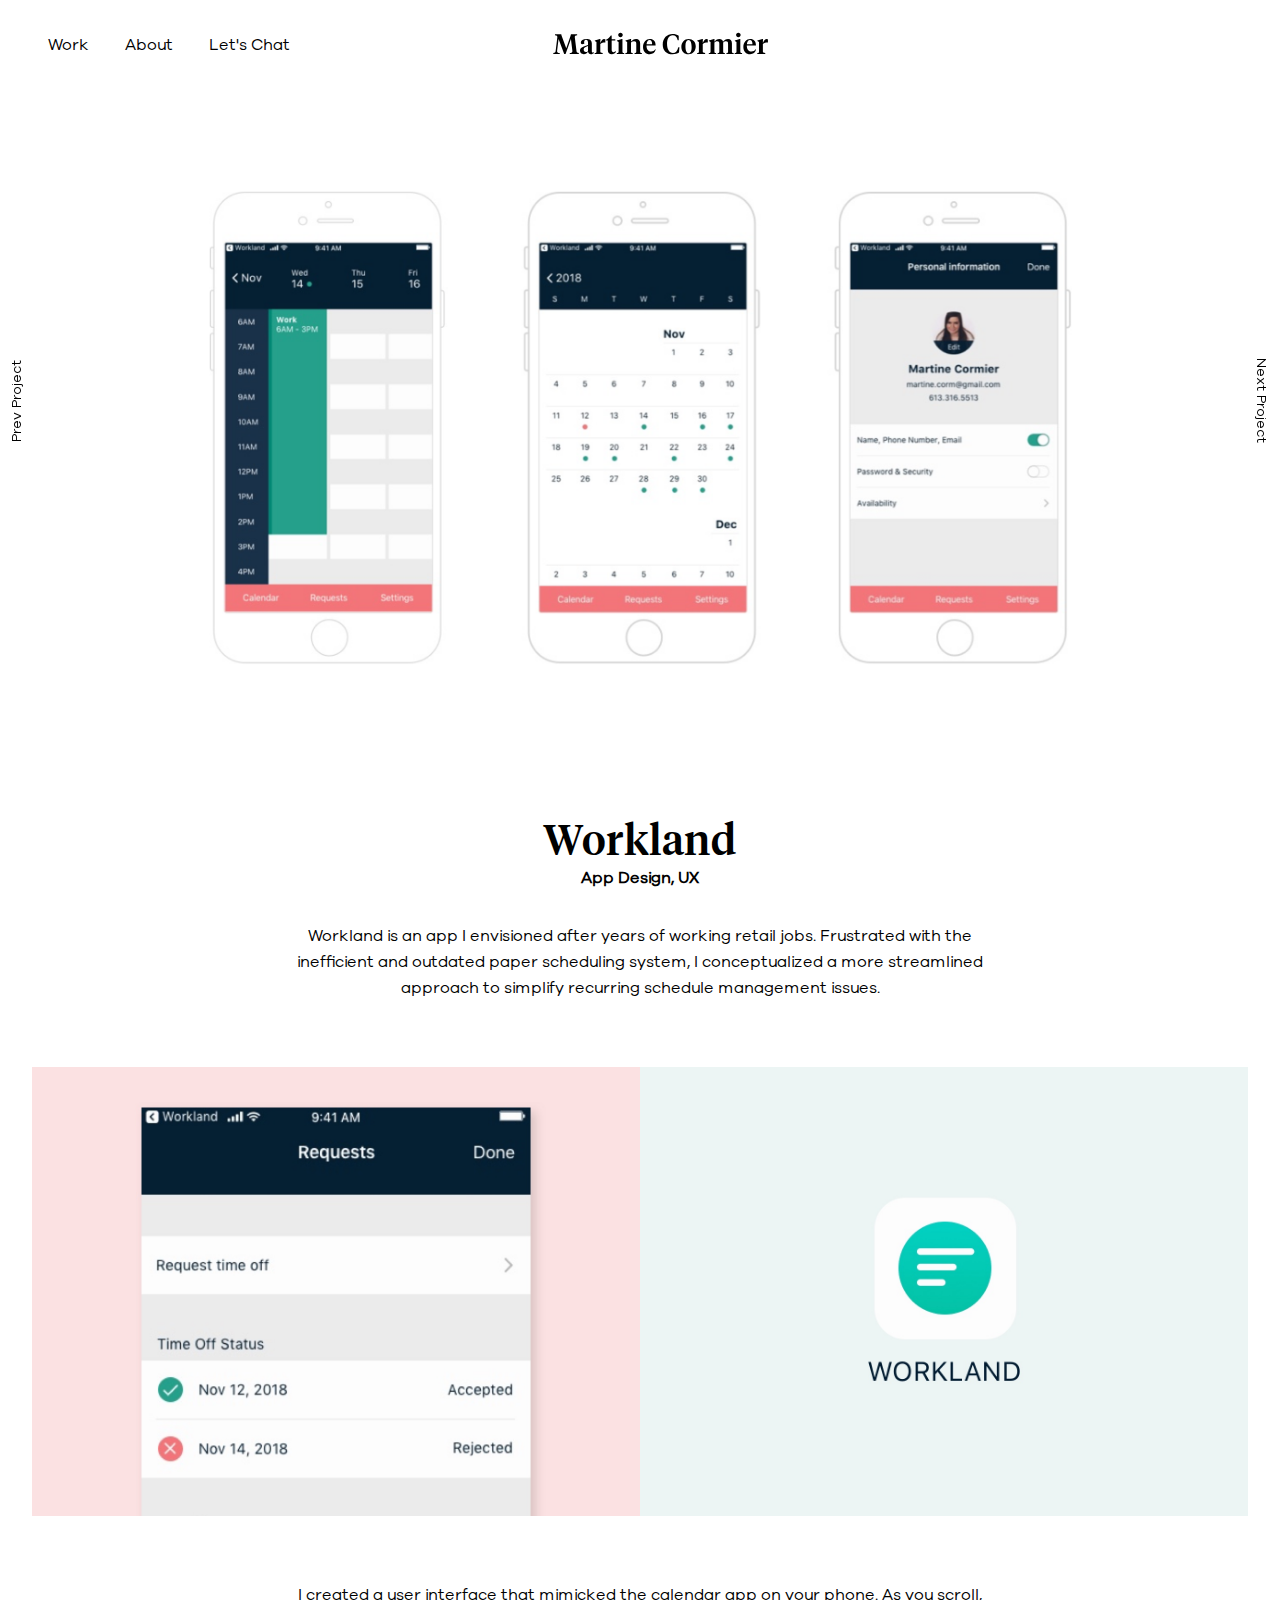
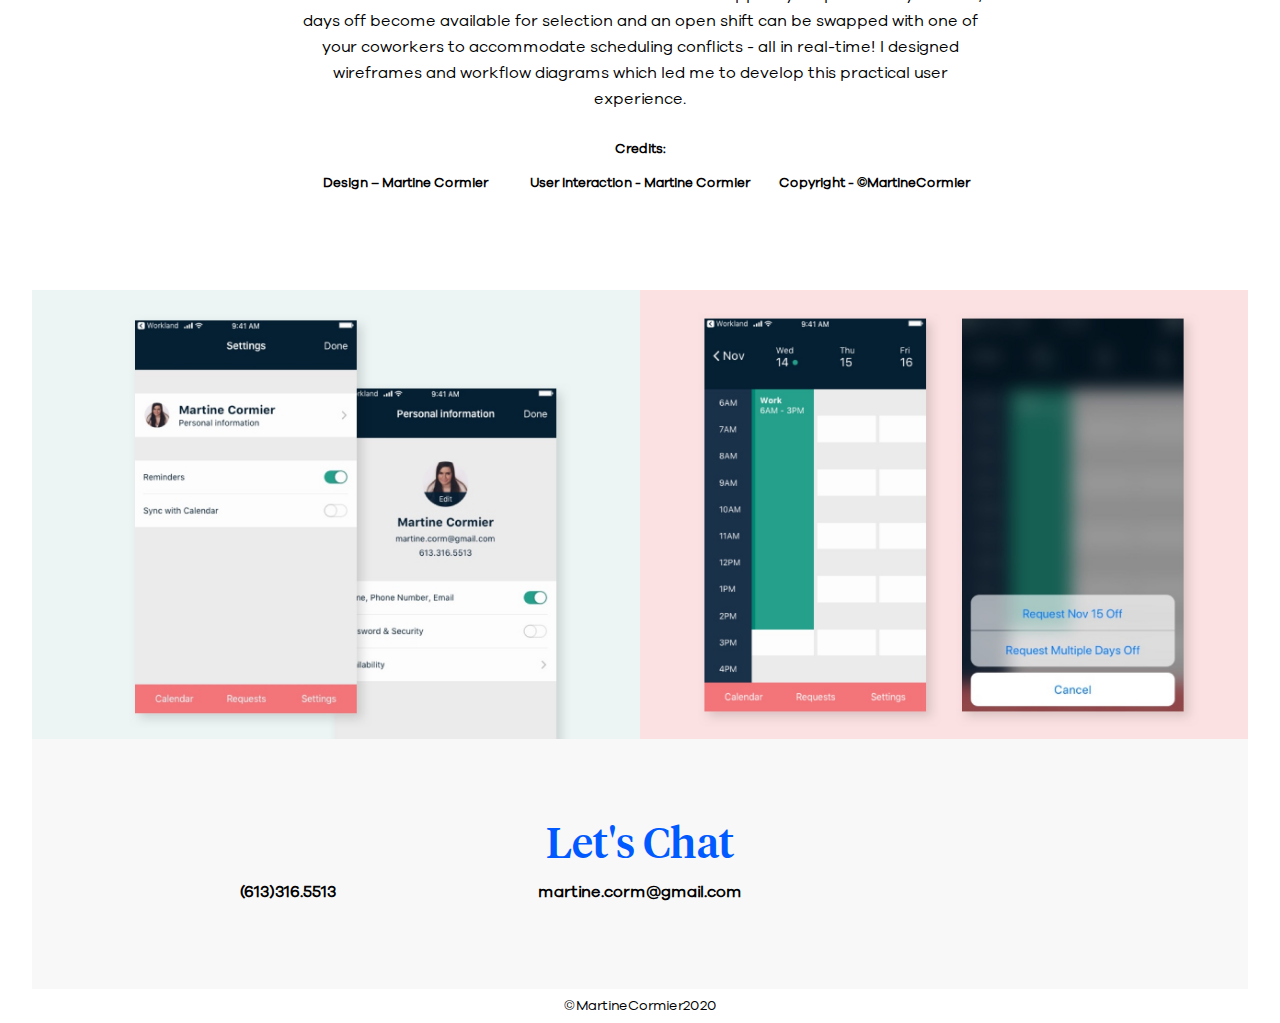
<file: workland.html>
<!DOCTYPE html>
<html lang="en-ca">
<head>
	<meta charset="utf-8">
	<meta name="mobileoptimized" content="240">
	<meta name="handheldfriendly" content="true">
	<meta name="viewport" content="width=device-width,initial-scale=1">
    <title>Martine Cormier · creative thinker Graphic Designer · Ottawa, Canada</title>
    <link href="css/grid.css" rel="stylesheet">
    <link href="css/typography.css" rel="stylesheet">
    <link href="css/main.css" rel="stylesheet">
	<link rel="stylesheet" href="https://use.fontawesome.com/releases/v5.2.0/css/all.css" integrity="sha384-hWVjflwFxL6sNzntih27bfxkr27PmbbK/iSvJ+a4+0owXq79v+lsFkW54bOGbiDQ" crossorigin="anonymous">
</head>
<header>
		<nav>
			<div class="mobile-nav">
				<div class="branding nav">
					<a href="https://martinecormier.ca/nokia">	
					<img class="logo" src="img/branding.svg" alt="Martine Cormier Branding">
					</a>
				</div>	
				<ul class="nav social">
					<li><a href="https://www.linkedin.com/in/martine-cormier-33259264/" target="_blank">
						<span style="color: #000000">
  							<i class="fab fa-linkedin-in"></i>
						</span>
					</a></li>
					<li><a href="https://vimeo.com/martinecormier" target="_blank">
						<span>
  							<i class="fab fa-vimeo-v"></i>
						</span>
					</a></li>
					<li><a href="https://dribbble.com/martinecormier" target="_blank">
						<span>
  							<i class="fab fa-dribbble"></i>
						</span>
					</a></li>
				</ul>
				<div class="mobile">
					<input type="checkbox" class="nav-check" id="nav-check">
					<label class="nav-label" for="nav-check">
						<img src="img/nav.svg" alt="open mobile">
					</label>
					<ul class="links-mobile">
						<li><a href="https://martinecormier.ca/nokia#work">Work</a></li>
						<li><a href="https://martinecormier.ca/nokia#about">About</a></li>
						<li><a href="https://martinecormier.ca/nokia#chat">Let's Chat</a></li>
					</ul>
				</div>
				<div class="desktop">
					<ul class="links">
						<li><a href="https://martinecormier.ca/nokia#work">Work</a></li>
						<li><a href="https://martinecormier.ca/nokia#about">About</a></li>
						<li><a href="https://martinecormier.ca/nokia#chat">Let's Chat</a></li>
					</ul>
				</div>	
			</div>
				
		</nav>
</header>
<div class="project-nav" id="prev">
		<h4 class="menu menu--adsila">
				<a class="menu__item" href="field-trip.html">
					<span class="menu__item-name">Prev Project</span>
				</a>
		</h4>
</div>
<div class="project-nav" id="next">
	<h4 class="menu menu--adsila">
			<a class="menu__item" href="zones.html">
				<span class="menu__item-name">Next Project</span>
			</a>
	</h4>
</div>
<section class="intro-img">
	<img class="flex-img-85" src="img/project-workland.png">
</section>  
<section class="padding">
	<div class="center project-text-items">
		<div class="title-pages">
            <h1>Workland</h1>
		    <h3>App Design, UX</h3>
        </div>    
		<p>Workland is an app I envisioned after years of working retail jobs. Frustrated with the inefficient and outdated paper scheduling system, I conceptualized a more streamlined approach to simplify recurring schedule management issues.</p>
	</div>	
	<div class="grid project-items">
		<div class="unit unit-s-1 unit-m-1-2">
			<img class="flex-img" src="img/workland-1.jpg">
		</div>
		<div class="unit unit-s-1 unit-m-1-2">
			<img class="flex-img" src="img/workland-2.jpg">
		</div>
	</div>	
	<div class="center project-text-items">
		<p>I created a user interface that mimicked the calendar app on your phone. As you scroll, days off become available for selection and an open shift can be swapped with one of your coworkers to accommodate scheduling conflicts - all in real-time! I designed wireframes and workflow diagrams which led me to develop this practical user experience.</p>
		<div class="credits">
			<h5>Credits: </h5>
			<div class="grid">
				<h5 class="unit unit-s-1 unit-l-1-3">Design – Martine Cormier</h5>
				<h5 class="unit unit-s-1 unit-l-1-3">User Interaction - Martine Cormier</h5>
				<h5 class="unit unit-s-1 unit-l-1-3">Copyright - ©MartineCormier</h5>
			</div>
		</div>
	</div>
	<div class="grid project-items">
		<div class="unit unit-s-1 unit-m-1-2">
			<img class="flex-img" src="img/workland-3.jpg">
		</div>
		<div class="unit unit-s-1 unit-m-1-2">
			<img class="flex-img" src="img/workland-4.jpg">
		</div>
	</div>	

</section>
<footer id="chat">
		<div class="chat chat-project">
			<h2 style="font-size:42px;">Let's Chat</h2>
			<div class="grid">
				<div class="unit unit-xs-1 unit-s-1 unit-l-1-3 ">
					<h3 class="center"><a href="tel:613-316-5513">(613)316.5513</a></h3>
				</div>
				<div class="unit unit-xs-1 unit-s-1 unit-l-1-3">
					<h3 class="center"><a href="mailto:martine.corm@gmail.com">martine.corm@gmail.com</a></h3>
				</div>
				<div class="unit unit-xs-1 unit-s-1 unit-l-1-3 center">
				<ul class="social-footer grid">
					<li class="unit unit-s-1-3 unit-m-1-3 unit-l-1-3"><a href="https://www.linkedin.com/in/martine-cormier-33259264/" target="_blank">
						<span style="color: #000000">
  							<i class="fab fa-linkedin-in"></i>
						</span>
					</a></li>
					<li class="unit unit-s-1-3 unit-m-1-3 unit-l-1-3"><a href="https://vimeo.com/martinecormier" target="_blank">
						<span style="color:  #000000">
  							<i class="fab fa-vimeo-v"></i>
						</span>
					</a></li>
					<li class="unit unit-s-1-3 unit-m-1-3 unit-l-1-3"><a href="https://dribbble.com/martinecormier" target="_blank">
						<span style="color:  #000000;">
  							<i class="fab fa-dribbble"></i>
						</span>
					</a></li>
				</ul>
			</div>
			</div>
		</div>
		<h4>©MartineCormier2020</h4>
	</footer>
</file>
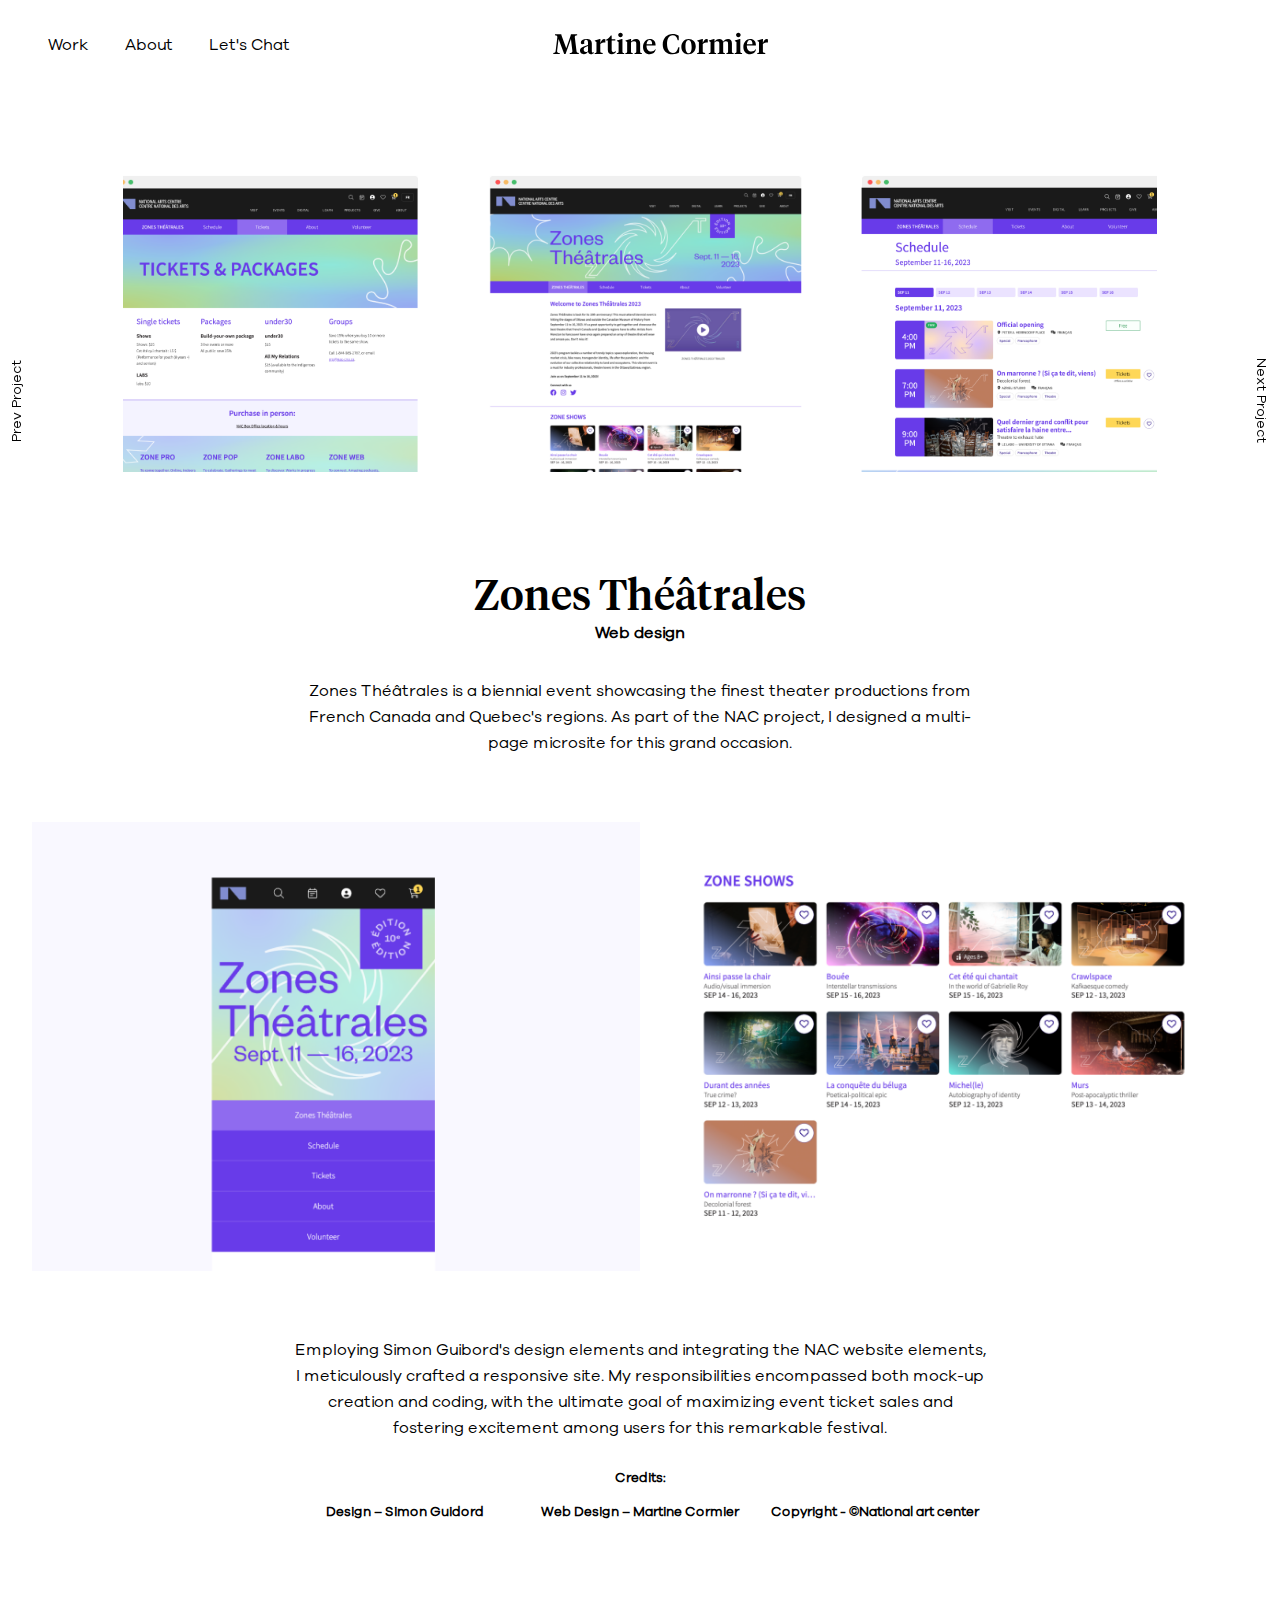
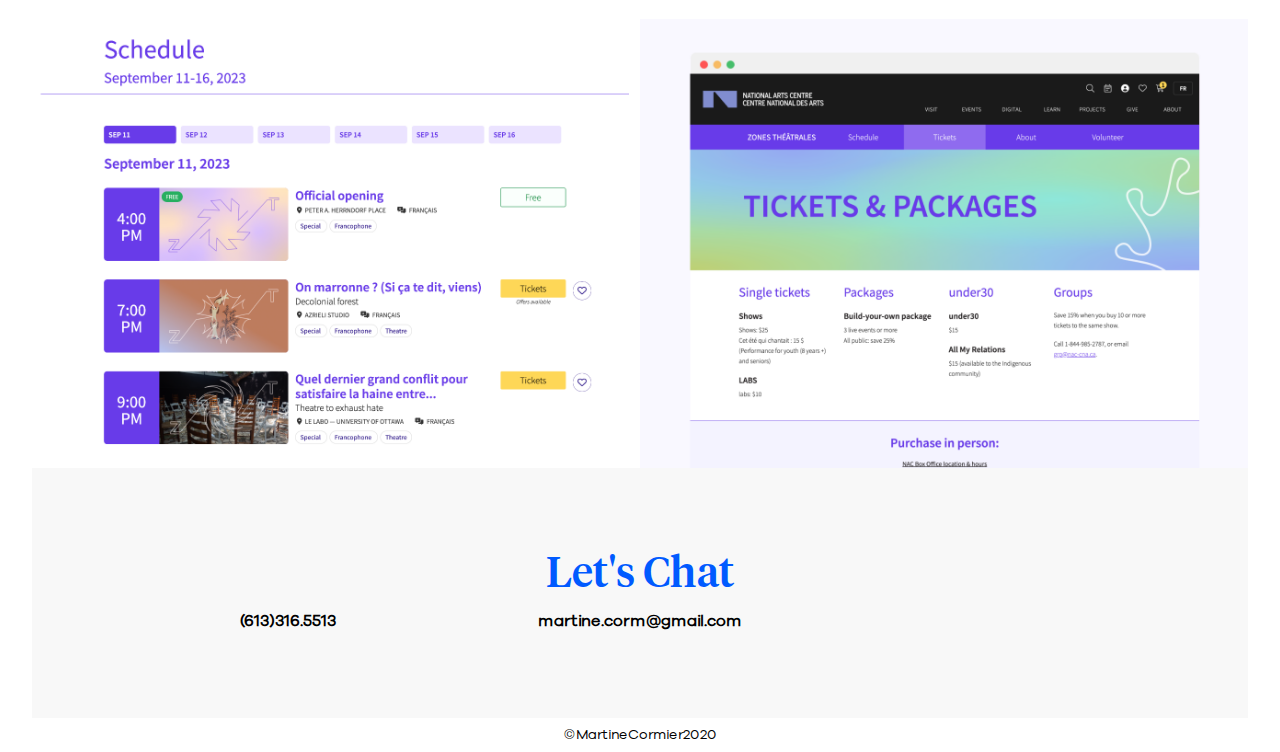
<file: zones.html>
<!DOCTYPE html>
<html lang="en-ca">
<head>
	<meta charset="utf-8">
	<meta name="mobileoptimized" content="240">
	<meta name="handheldfriendly" content="true">
	<meta name="viewport" content="width=device-width,initial-scale=1">
    <title>Martine Cormier · creative thinker Graphic Designer · Ottawa, Canada</title>
    <link href="css/grid.css" rel="stylesheet">
    <link href="css/typography.css" rel="stylesheet">
    <link href="css/main.css" rel="stylesheet">
	<link rel="stylesheet" href="https://use.fontawesome.com/releases/v5.2.0/css/all.css" integrity="sha384-hWVjflwFxL6sNzntih27bfxkr27PmbbK/iSvJ+a4+0owXq79v+lsFkW54bOGbiDQ" crossorigin="anonymous">
</head>
<header>
		<nav>
			<div class="mobile-nav">
				<div class="branding nav">
					<a href="https://martinecormier.ca/nokia">	
					<img class="logo" src="img/branding.svg" alt="Martine Cormier Branding">
					</a>
				</div>	
				<ul class="nav social">
					<li><a href="https://www.linkedin.com/in/martine-cormier-33259264/" target="_blank">
						<span style="color: #000000">
  							<i class="fab fa-linkedin-in"></i>
						</span>
					</a></li>
					<li><a href="https://vimeo.com/martinecormier" target="_blank">
						<span>
  							<i class="fab fa-vimeo-v"></i>
						</span>
					</a></li>
					<li><a href="https://dribbble.com/martinecormier" target="_blank">
						<span>
  							<i class="fab fa-dribbble"></i>
						</span>
					</a></li>
				</ul>
				<div class="mobile">
					<input type="checkbox" class="nav-check" id="nav-check">
					<label class="nav-label" for="nav-check">
						<img src="img/nav.svg" alt="open mobile">
					</label>
					<ul class="links-mobile">
						<li><a href="https://martinecormier.ca/nokia#work">Work</a></li>
						<li><a href="https://martinecormier.ca/nokia#about">About</a></li>
						<li><a href="https://martinecormier.ca/nokia#chat">Let's Chat</a></li>
					</ul>
				</div>
				<div class="desktop">
					<ul class="links">
						<li><a href="https://martinecormier.ca/nokia#work">Work</a></li>
						<li><a href="https://martinecormier.ca/nokia#about">About</a></li>
						<li><a href="https://martinecormier.ca/nokia#chat">Let's Chat</a></li>
					</ul>
				</div>		
			</div>
				
		</nav>
</header>
<div class="project-nav" id="prev">
		<h4 class="menu menu--adsila">
				<a class="menu__item" href="mlse.html">
					<span class="menu__item-name">Prev Project</span>
				</a>
		</h4>
</div>
<div class="project-nav" id="next">
	<h4 class="menu menu--adsila">
			<a class="menu__item" href="tea-expert.html">
				<span class="menu__item-name">Next Project</span>
			</a>
	</h4>
</div>
<section class="intro-img">
	<img class="flex-img-85" src="img/zone.png">
</section>    
<section class="padding">
	<div class="center project-text-items">
        <div class="title-pages">
		  <h1>Zones Théâtrales</h1>
		  <h3>Web design</h3>
        </div>    
		<p>Zones Théâtrales is a biennial event showcasing the finest theater productions from French Canada and Quebec's regions. As part of the NAC project, I designed a multi-page microsite for this grand occasion.</p>
	</div>	
	<div class="grid project-items">
		<div class="unit unit-s-1 unit-m-1-2">
			<img class="flex-img" src="img/zone-1.png">
		</div>
		<div class="unit unit-s-1 unit-m-1-2">
			<img class="flex-img" src="img/zone-2.png">
		</div>
	</div>	
	<div class="center project-text-items">
		<p>Employing Simon Guibord's design elements and integrating the NAC website elements, I meticulously crafted a responsive site. My responsibilities encompassed both mock-up creation and coding, with the ultimate goal of maximizing event ticket sales and fostering excitement among users for this remarkable festival.</p>
		<div class="credits">
			<h5>Credits: </h5>
			<div class="grid">
				<h5 class="unit unit-s-1 unit-l-1-3"> Design – Simon Guidord</h5>
				<h5 class="unit unit-s-1 unit-l-1-3">Web Design – Martine Cormier</h5>
				<h5 class="unit unit-s-1 unit-l-1-3">Copyright - ©National art center</h5>
			</div>
		</div>
	</div>
	<div class="grid project-items">
		<div class="unit unit-s-1 unit-m-1-2">
			<img class="flex-img" src="img/zone-4.png">
		</div>
		<div class="unit unit-s-1 unit-m-1-2">
			<img class="flex-img" src="img/zone-3.png">
		</div>
	</div>	

</section>
<footer id="chat">
		<div class="chat chat-project">
			<h2 style="font-size:42px;">Let's Chat</h2>
			<div class="grid">
				<div class="unit unit-xs-1 unit-s-1 unit-l-1-3 ">
					<h3 class="center"><a href="tel:613-316-5513">(613)316.5513</a></h3>
				</div>
				<div class="unit unit-xs-1 unit-s-1 unit-l-1-3">
					<h3 class="center"><a href="mailto:martine.corm@gmail.com">martine.corm@gmail.com</a></h3>
				</div>
				<div class="unit unit-xs-1 unit-s-1 unit-l-1-3 center">
				<ul class="social-footer grid">
					<li class="unit unit-s-1-3 unit-m-1-3 unit-l-1-3"><a href="https://www.linkedin.com/in/martine-cormier-33259264/" target="_blank">
						<span style="color: #000000">
  							<i class="fab fa-linkedin-in"></i>
						</span>
					</a></li>
					<li class="unit unit-s-1-3 unit-m-1-3 unit-l-1-3"><a href="https://vimeo.com/martinecormier" target="_blank">
						<span style="color:  #000000">
  							<i class="fab fa-vimeo-v"></i>
						</span>
					</a></li>
					<li class="unit unit-s-1-3 unit-m-1-3 unit-l-1-3"><a href="https://dribbble.com/martinecormier" target="_blank">
						<span style="color:  #000000;">
  							<i class="fab fa-dribbble"></i>
						</span>
					</a></li>
				</ul>
			</div>
			</div>
		</div>
		<h4>©MartineCormier2020</h4>
	</footer>
</file>
<file: css/grid.css>
@-moz-viewport {width: device-width; scale: 1;}
@-ms-viewport {width: device-width; scale: 1;}
@-o-viewport {width: device-width; scale: 1;}
@-webkit-viewport {width: device-width; scale: 1;}
@viewport {width: device-width; scale: 1;}

.grid {
  margin: 0;
  padding: 0;
  letter-spacing: -0.31em;
  text-rendering: optimizespeed;
  display: -webkit-flex;
  -webkit-flex-flow: row wrap;
  display: -ms-flexbox;
  -ms-flex-flow: row wrap;
  display: flex;
  flex-flow: row wrap;
}

.gutter{
 padding-left: 2%;
 padding-right: 2%;
}

.grid-bottom {
  -webkit-align-items: flex-end;
  -ms-align-items: flex-end;
  align-items: flex-end;
}

.grid-middle {
  -webkit-align-items: center;
  -ms-align-items: center;
  align-items: center;
}

.grid-stretch {
  -webkit-align-items: stretch;
  -ms-align-items: stretch;
  align-items: stretch;
}

.opera-only :-o-prefocus, .grid {
  word-spacing: -0.43em;
}

.unit {
  letter-spacing: normal;
  text-rendering: auto;
  vertical-align: top;
  word-spacing: normal;
  display: inline-block;
  visibility: visible;
}

.grid-bottom .unit {
  vertical-align: bottom;
}

.grid-middle .unit {
  vertical-align: middle;
}

.unit[class*="push-"],
.unit[class*="pull-"] {
  position: relative;
}

.unit-xs-hidden {
  display: none;
  visibility: hidden;
}

.unit-xs-centered {
  margin: 0 auto;
}

.unit-xs-1 {
  display: block;
  visibility: visible;
  width: 100%;
}

.unit-offset-xs-0 {
  margin-left: 0;
}

.unit-push-xs-0,
.unit-pull-xs-0 {
  left: 0;
}

.unit-xs-1-2 {
  width: 50.0000%;
}

.unit-offset-xs-1-2 {
  margin-left: 50.0000%;
}

.unit-push-xs-1-2 {
  left: 50.0000%;
}

.unit-pull-xs-1-2 {
  left: -50.0000%;
}

.unit-xs-1-3 {
  width: 33.3333%;
}

.unit-offset-xs-1-3 {
  margin-left: 33.3333%;
}

.unit-push-xs-1-3 {
  left: 33.3333%;
}

.unit-pull-xs-1-3 {
  left: -33.3333%;
}

.unit-xs-2-3 {
  width: 66.6667%;
}

.unit-offset-xs-2-3 {
  margin-left: 66.6667%;
}

.unit-push-xs-2-3 {
  left: 66.6667%;
}

.unit-pull-xs-2-3 {
  left: -66.6667%;
}

.unit-xs-1-2,.unit-xs-1-3,.unit-xs-2-3 {
  display: inline-block;
  visibility: visible;
}


@media only screen and (min-width: 25em) {

.unit-s-hidden {
  display: none;
  visibility: hidden;
}

.unit-s-centered {
  margin: 0 auto;
}

.unit-s-1 {
  display: block;
  visibility: visible;
  width: 100%;
}

.unit-offset-s-0 {
  margin-left: 0;
}

.unit-push-s-0,
.unit-pull-s-0 {
  left: 0;
}

.unit-s-1-2 {
  width: 50.0000%;
}

.unit-offset-s-1-2 {
  margin-left: 50.0000%;
}

.unit-push-s-1-2 {
  left: 50.0000%;
}

.unit-pull-s-1-2 {
  left: -50.0000%;
}

.unit-s-1-3 {
  width: 33.3333%;
}

.unit-offset-s-1-3 {
  margin-left: 33.3333%;
}

.unit-push-s-1-3 {
  left: 33.3333%;
}

.unit-pull-s-1-3 {
  left: -33.3333%;
}

.unit-s-2-3 {
  width: 66.6667%;
}

.unit-offset-s-2-3 {
  margin-left: 66.6667%;
}

.unit-push-s-2-3 {
  left: 66.6667%;
}

.unit-pull-s-2-3 {
  left: -66.6667%;
}

.unit-s-1-2,.unit-s-1-3,.unit-s-2-3 {
  display: inline-block;
  visibility: visible;
}

}

@media only screen and (min-width: 38em) {

.unit-m-hidden {
  display: none;
  visibility: hidden;
}

.unit-m-centered {
  margin: 0 auto;
}

.unit-m-1 {
  display: block;
  visibility: visible;
  width: 100%;
}

.unit-offset-m-0 {
  margin-left: 0;
}

.unit-push-m-0,
.unit-pull-m-0 {
  left: 0;
}

.unit-m-1-2 {
  width: 50.0000%;
}

.unit-offset-m-1-2 {
  margin-left: 50.0000%;
}

.unit-push-m-1-2 {
  left: 50.0000%;
}

.unit-pull-m-1-2 {
  left: -50.0000%;
}

.unit-m-1-3 {
  width: 33.3333%;
}

.unit-offset-m-1-3 {
  margin-left: 33.3333%;
}

.unit-push-m-1-3 {
  left: 33.3333%;
}

.unit-pull-m-1-3 {
  left: -33.3333%;
}

.unit-m-2-3 {
  width: 66.6667%;
}

.unit-offset-m-2-3 {
  margin-left: 66.6667%;
}

.unit-push-m-2-3 {
  left: 66.6667%;
}

.unit-pull-m-2-3 {
  left: -66.6667%;
}

.unit-m-1-2,.unit-m-1-3,.unit-m-2-3 {
  display: inline-block;
  visibility: visible;
}

}

@media only screen and (min-width: 60em) {

.unit-l-hidden {
  display: none;
  visibility: hidden;
}

.unit-l-centered {
  margin: 0 auto;
}

.unit-l-1 {
  display: block;
  visibility: visible;
  width: 100%;
}

.unit-offset-l-0 {
  margin-left: 0;
}

.unit-push-l-0,
.unit-pull-l-0 {
  left: 0;
}

.unit-l-1-2 {
  width: 50.0000%;
}

.unit-offset-l-1-2 {
  margin-left: 50.0000%;
}

.unit-push-l-1-2 {
  left: 50.0000%;
}

.unit-pull-l-1-2 {
  left: -50.0000%;
}

.unit-l-1-3 {
  width: 33.3333%;
}

.unit-offset-l-1-3 {
  margin-left: 33.3333%;
}

.unit-push-l-1-3 {
  left: 33.3333%;
}

.unit-pull-l-1-3 {
  left: -33.3333%;
}

.unit-l-2-3 {
  width: 66.6667%;
}

.unit-offset-l-2-3 {
  margin-left: 66.6667%;
}

.unit-push-l-2-3 {
  left: 66.6667%;
}

.unit-pull-l-2-3 {
  left: -66.6667%;
}

.unit-l-1-2,.unit-l-1-3,.unit-l-2-3 {
  display: inline-block;
  visibility: visible;
}

}
</file>
<file: css/typography.css>
@-moz-viewport {width: device-width; scale: 1;}
@-ms-viewport {width: device-width; scale: 1;}
@-o-viewport {width: device-width; scale: 1;}
@-webkit-viewport {width: device-width; scale: 1;}
@viewport {width: device-width; scale: 1;}


@font-face {
font-family: "tiempos-headline-medium";
src: url("../font/tiempos-headline-medium.ttf");
}

@font-face {
font-family: "gotham-book-regular";
src: url("../font/gotham-book-regular.ttf");
}

@font-face {
font-family: "galano-regular";
src: url("../font/galano-grotesque-regular.ttf");
}

@font-face {
font-family: "galano-medium";
src: url("../font/galano-grotesque-medium.ttf");
}

html {
    font-size: 1em;
}

body {
  background-color: white;
  font-size: 16px;
  line-height: 26px;    
  font-family: "galano-regular", sans-serif;
  color: #000000;
}

p {
  font-family: "galano-regular", sans-serif;
  font-size: 16px;
  line-height: 26px;
  color: #000000;	
  margin: 4px;
}

h1 {
  font-family: "tiempos-headline-medium", sans-serif;    
  font-size: 42px;
  line-height: 46px;
  margin: 4px;
  color: #000000;
}

h2 {
    font-family: "tiempos-headline-medium", sans-serif;
    font-size: 28px;
    line-height: 36px;
    color: #000000;
    margin: 4px;
}

h3 {
     font-family: "galano-regular", sans-serif;
    font-size: 16px;
    line-height: 26px;
    margin: 4px;
    color: #000000;
}

h4 {
    font-family: "galano-regular", sans-serif;
    font-size: 14px;
    font-weight: 100;
    margin: 4px;
    text-align: center
}

h5{

  margin-top: 0px;
  margin-bottom: 8px;
}

.center{
    
 text-align: center;   
}
</file>
<file: css/main.css>
@-moz-viewport {width: device-width; scale: 1;}
@-ms-viewport {width: device-width; scale: 1;}
@-o-viewport {width: device-width; scale: 1;}
@-webkit-viewport {width: device-width; scale: 1;}
@viewport {width: device-width; scale: 1;}

html {
    box-sizing: border-box;
    -moz-text-sized-adjust: 100%;
    -ms-text-sized-adjust: 100%;
    -webkit-text-sized-adjust: 100%;
    text-sized-adjust: 100%;
}

*, *:before, *:after {
    box-sizing: inherit;
}

body {
    margin: 0;
    width: 100%;
}


ul{
	list-style: none;
	margin: 0;
	padding: 0;
	overflow: hidden;
}


li a{
	text-align: center;
	margin-left: 16px;
	margin-right: 16px;
	font-size: 16px;
	text-decoration: none;
	color: #000000;
}

nav{
	padding: 32px 32px 0px 32px;
}

nav ul{
	margin: 0;
}

.flex-img-85{
  display: block;
  width: 85%;
  margin: 0 auto;
}

.flex-img{
  display: block;
  width: 100%;
  margin: 0 auto;
}

/*mobile nav*/

.mobile-nav{
	width: 100%;

}

.mobile-nav li a{
	margin-left: 8px;
	margin-right: 8px;
	color: #000000;
}

.mobile-nav li a:hover{
	color: #005aff;
}

.desktop-nav{
	display: none;
}

.links-mobile{
	display: none;
	text-align: center;
	text-decoration: none;
	padding-top: 20px;
	width: 100%;
	position: absolute;
	right: 0;
	top: 10;
	z-index: 1000;
	background-color: white;
	height: 260px;
}

.links-mobile li{
	padding-top: 24px;
}

.nav-check {
	position: absolute;
	opacity: 0;
	width: 26px;
	height: 29px;
	cursor: pointer;
	margin: 0;
}

.nav-check:checked ~ .links-mobile {
	display: block;
	position: absolute;
}

.nav-label{
	width: 26px;
	height: 29px;
}


.social{
	float: right;
	text-align: right;
}

.social li{
	float: left;
}

.social span{
	font-size: 16px;
}

.social a i{
	color:#000000;
}

.social li a:hover i{
	color: 005aff;
}


.branding{
	position: absolute;
	text-align: center;
	width: 33.333%;
	float: right;
	padding-left:28px;
}

.branding img{
	width: 160px;
}

.desktop{
	display: none;
}


.img-homepage{
    width:100%;
    z-index: 10000;        
    } 

.img-homepage-mobile{
    width:100%;
    z-index: 10000;
    display: inline;
    } 

.img-homepage-desktop{
    display: none;
    } 


.p-top{
     padding-top:48px;   
        
    }

.title-pages{
    padding-bottom: 24px;
}


.block{
  text-align: center; 
  padding: 24px;     
  -webkit-transition: all 0.6s cubic-bezier(0.165, 0.84, 0.44, 1);
  transition: all 0.6s cubic-bezier(0.165, 0.84, 0.44, 1);    
}


.block:hover{
border: none;    
-webkit-box-shadow: 3px 3px 20px 6px #E5E5E5;  /* Safari 3-4, iOS 4.0.2 - 4.2, Android 2.3+ */
  -moz-box-shadow:    3px 3px 20px 6px #E5E5E5;  /* Firefox 3.5 - 3.6 */
  box-shadow:         3px 3px 20px 6px #E5E5E5;     
-webkit-transform: scale(1.05, 1.05);
  transform: scale(1.05, 1.05);
}



/* desktop nav*/

@media only screen and (min-width: 840px) {

    .img-homepage-mobile{
        display: none;
    } 

    .img-homepage-desktop{
        width:100%;
        z-index: 10000;
        display: inline;
    } 
    
    .desktop{
		display: block;
		width: 33.333%;
	}

	.desktop ul li{
		display: inline-block;
	}

	.mobile{
		display: none;
	}

	.branding{
		position: absolute;
		display: block;
		text-align: center;
		margin-left: auto;
		margin-right: auto;
		left: 0;
		right: 0;
		float: left;
		padding-left: 40px;
	}

	.branding img{
		width: 215px;
	}

	.social span{
	font-size: 21px;
	}

	.mobile-nav li a{
	margin-left: 16px;
	margin-right: 16px;
	color: #000000;
	}

}


/* mobile intro/image */

.intro{
	padding-top: 48px;
	padding-bottom: 48px;
	padding: 32px;
}

h3 a{

	text-decoration: none;
	color: #005aff;
}

.chat h3 a{
	color: black;
}

.chat h3 a:hover {
	color: #005aff;
}


.chat h3{
	margin-top: 16px;
}

.self-top{
    display:none;
}

.self-top-mobile{
    display: inline;
    }

.self-img{
	margin-top:24px;
}

.self-img img{
	width:100%;
}

.sixteen-nine {
  position: relative;
}
.sixteen-nine:before {
  display: block;
  content: "";
  width: 100%;
  height: 275px;
  padding-top: 56.25%;
}
.sixteen-nine > .content {
  position: absolute;
  right: 0;
  bottom: 0;
}

/* desktop intro/image */


@media only screen and (min-width: 840px) {

	nav{
		padding-bottom: 32px;
	}
    
    .self-top{
    display: inline;
    }
    
    .self-top-mobile{
    display: none;
    }
    
    .self-img{
	margin-top:-24px;
}

	.intro{
		position: absolute;
		z-index: 100;
		display: block;
        padding-left: 120px;
		align-items: center;
		justify-content: center;
	    height: 120%;
		max-width: 640px;
		align-self: center;
	}


	.sixteen-nine:before {
  		height: 440px;
	}

	.self-img img{
		width:100%;
	}
}

@media only screen and (min-width: 1150px) {
	.intro{
		display: flex;
		align-items: center;
		justify-content: center;
		z-index: 100;
		height: 80vh;
        padding-left: 220px;    
	}


}
/* mobile work */


    
    
.work{
	padding: 0px 32px 0px 32px;
    max-width: 1360px; 
	margin: 0 auto !important; 
	float: none !important;
}

.project-img{
	padding: 80px 0px 40px 0px;
}

.project-img img{
	max-width: 500px;
}

.h3-link{
	padding-bottom: 80px;
}

.project-text:after {
	content:"";
	border-top: 1px solid #E4E4E4;
	padding-top: 40px;
	display: block;
	width: 100%;
}

.dpa .project-text:after {
	display: none;
}

.project-text a{

		text-decoration: none;
	}



@media only screen and (min-width: 840px) {


	.project-img{
		width: 50%;
		float: left;
		height: 388px;
	}


	.project-img img{

		max-width: 540px;
	}

	.box{
		position: absolute;
		left: 0;
		height: 388px;
		display: block;
		width: 100%;
	}

	.project-text{
		width: 50%;
		float: right;
		display: table-cell;
		vertical-align: middle;
		padding: 10% 32px 5% 80px;
	}

	.project-text a{

		text-decoration: none;
	}

	.project-text:after {
		display: none;
	}

	.cali-white{
		height: 388px;
	}

	.workland{
		height: 388px;
	}

	.workland .project-img{
		float: right;
	}

	.workland .project-text{
		float: left;
	}

	.workland img{
		width: 80%;
		max-width: 400px;
	}

	.tea-expert img{
		width: 80%;
		max-width: 400px;
	}

	.the-pros-closet{
		height: 388px;
	}


	.tea-expert .project-img{
		float: right;
	}

	.tea-expert .project-text{
		float: left;
	}


	.tea-expert{
		height: 388px;
	}

	.modus{
		height: 388px;
	}

	.dpa{
		height: 388px
	}

	.dpa .project-img{
		float: right;
	}

	.dpa .project-text{
		float: left;
	}

}
    
  




/* desktop work */






/* mobile about */

.about{
	padding: 0px;
}

.self-img-2{
	display: none;
}

.self-img-2 img{
	max-height: 275px;
}

.about .sixteen-nine {
  position: relative;
}

.about .sixteen-nine > .content {
  position: absolute;
  left: 0;
  bottom: 0;
}

.about-text {
 padding: 48px 32px 48px 32px;
}

.about-text h3{
		padding-top: 8px;
	}

/* desktop about*/
@media only screen and (min-width: 840px) {

	.self-img-2{
        display: inline;
		max-height: 440px;
		position: absolute;
        padding-left: 110px;
	}

	.self-img-2 img{
		max-height: 440px;
	}

	.about-text {
 		padding: 48px 32px 48px 32px;
 		width: 50%;
 		float: right;
 		right: 0;
 		height: 440px;
 		position: absolute;
	}


	.about .sixteen-nine {
  		position: absolute;
	}

	.about-text .content-text{
		height: 340px;
	}

	.about{
		margin-top: 62px;
	}
	.about{
		padding: 32px 32px 0px 32px;
	}

}




/* mobile chat */

.chat{
	margin: 0px;
    padding: 48px;
	background-color: #f8f8f8;
	text-align: center;
}
    
.chat-option2{
   background-color: #005aff;
   text-align: center;
   color: white;
   display: flex;
   justify-content: center;
   align-items: center;
   min-height: 300px; 
   padding:32px;    
}

.chat-option2 p{
    color: white;
}

.chat-option2 h2{
    color: white;
}

.chat h2{
    color: #005aff;    
    }    

.chat h2:after {
	content:"";
	border-top: 1px solid #000000;
	margin-top: 40px;
	margin-bottom: 40px;
	width: 20%;
	margin-right: 40%;
	margin-left: 40%;
	display: block;
	vertical-align: center;
}


.chat .social-footer{

	text-align: center;
	float: none;
	left: 50%;
	margin-top: 16px;
}

.chat ul{
	text-align: center;
    width: 60%;
	margin: 0 auto;
}

  .intro-img{
	margin: 48px 32px 32px 32px;
}


.chat .social-footer span{
	font-size: 24px;
	text-align: center;
}

.chat .social-footer li a:hover i{
	color: #005aff;
}

@media only screen and (min-width: 440px){
    
    .chat-option2{
   height: auto;
	}

   .chat{
	margin: 0px 32px!important;
}
}
    


/* desktop chat*/

@media only screen and (min-width: 840px) {
    
	.chat{
		position: relative;
		margin-top: 548px;
        padding: 80px;
		margin: 0px;
	}

	.chat ul{
		text-align: center;
		margin: auto;
		width: 50%;
	}

	.chat h2:after {
		display: none;
	}	


	.chat .social-footer span{
	font-size: 20px;
	}
}


/*Project Pages*/

.project-nav{

	position: fixed;
	text-align: center;
	height: 9.1rem;
	top: 50%;
	margin: 0;
	-webkit-transform: translateY(-50%);
    -ms-transform: translateY(-50%);
    transform: translateY(-50%);
}

.project-nav h3{
 font-weight: 100;

}


}

#prev {
	left: 0;
}

#next {
	right: 0;
}

#prev, #next{
	display: block;
}

#prev a {
	-webkit-transform: rotate(270deg) translateX(5px) translateY(6px);
    -ms-transform: rotate(270deg) translateX(5px) translateY(6px);
    transform: rotate(270deg) translateX(5px) translateY(6px);
}


#next a {
	-webkit-transform: rotate(90deg) translateX(-5px) translateY(-18px);
    -ms-transform: rotate(90deg) translateX(-5px) translateY(-18px);
    transform: rotate(90deg) translateX(-5px) translateY(-18px);
}


#prev a {
	margin-left: -65px;
}

#next a {
	margin-right: -40px;
}

#next a, #prev a{
	display: block;
	width: 9.1rem;
	float:left;
	cursor: pointer;
	text-decoration: none;
}


.padding{
	padding: 0px 32px 0px 32px;
}


.project-text-items{
	max-width: 800px;
	margin: 0 auto;
	padding: 62px 48px 62px 48px;
}


.chat-project{
	margin-top: 48px;
}

.chat-homepage{
    margin-top: 0px; 
}

.chat-homepage h3{
  font-size: 18px;  
}

/*hover effect*/

.menu--adsila a {
	color: #000000;
}

.menu--adsila .menu__item-name {
	line-height: 1.5;
	text-align: center;
	transition: color 0.5s;
    -webkit-transition: all 0.6s cubic-bezier(0.165, 0.84, 0.44, 1);
  transition: all 0.6s cubic-bezier(0.165, 0.84, 0.44, 1);
}

.menu--adsila .menu__item-name::before {
	content: '';
	position: absolute;
	z-index: -1;
	bottom: 0;
	left: 0;
	width: 100%;
	height: 40%;
	opacity: 0.3;
	transform: scale3d(0,1,1);
	transform-origin: 0% 50%;
	transition: transform 0.5s;
	-webkit-transition: all 0.6s cubic-bezier(0.165, 0.84, 0.44, 1);
  transition: all 0.6s cubic-bezier(0.165, 0.84, 0.44, 1);
}

.menu--adsila .menu__item-label {
	font-size: 1em;
	letter-spacing: 0.05em;
	transform: translate3d(-0.5em,0,0);
	transition: transform 0.5s, color 0.5s;
	-webkit-transition: all 0.6s cubic-bezier(0.165, 0.84, 0.44, 1);
  transition: all 0.6s cubic-bezier(0.165, 0.84, 0.44, 1);
}

.menu--adsila .menu__item-label::before {
	content: '';
	position: absolute;
	z-index: -1;
	top: 1.25em;
	left: 0.05em;
	width: 25%;
	height: 1px;
	opacity: 0.3;
	transform: scale3d(0,1,1);
	transform-origin: 100% 50%;
	-webkit-transition: all 0.6s cubic-bezier(0.165, 0.84, 0.44, 1);
  transition: all 0.6s cubic-bezier(0.165, 0.84, 0.44, 1);
}

.menu--adsila .menu__item:nth-child(odd) .menu__item-name::before,
.menu--adsila .menu__item:nth-child(odd) .menu__item-label::before {
	background:#005aff;
}


/* Hover */

.menu--adsila .menu__item:nth-child(odd):hover,
.menu--adsila .menu__item:nth-child(odd):focus {
	color: #005aff;
}

.menu--adsila .menu__item:hover .menu__item-name::before,
.menu--adsila .menu__item:focus .menu__item-name::before,
.menu--adsila .menu__item:hover .menu__item-label::before,
.menu--adsila .menu__item:focus .menu__item-label::before {
	transform: scale3d(1,1,1);
}

.menu--adsila .menu__item:hover .menu__item-label,
.menu--adsila .menu__item:focus .menu__item-label {
	transform: translate3d(0,0,0);
}

.menu--adsila .menu__item:hover .menu__item-label::before,
.menu--adsila .menu__item:focus .menu__item-label::before {
	transform-origin: 0% 50%;
	transition-timing-function: ease;
}

@media screen and (max-width: 50em) {

	.menu--adsila .menu__item-label {
		display: block;
		margin: 0.5em 0 0 1em;
	}
}

/* Common styles for the menus */
.menu {
	position: relative;
	z-index: 10;
}

.menu__item {
	line-height: 1;
	position: relative;
	display: block;
	margin: 1em 0;
	outline: none;
}

.menu__item-name,
.menu__item-label {
	position: relative;
	display: inline-block;
}

.credits{
	margin-top: 24px;
	margin-bottom: 24px;
}
</file>
